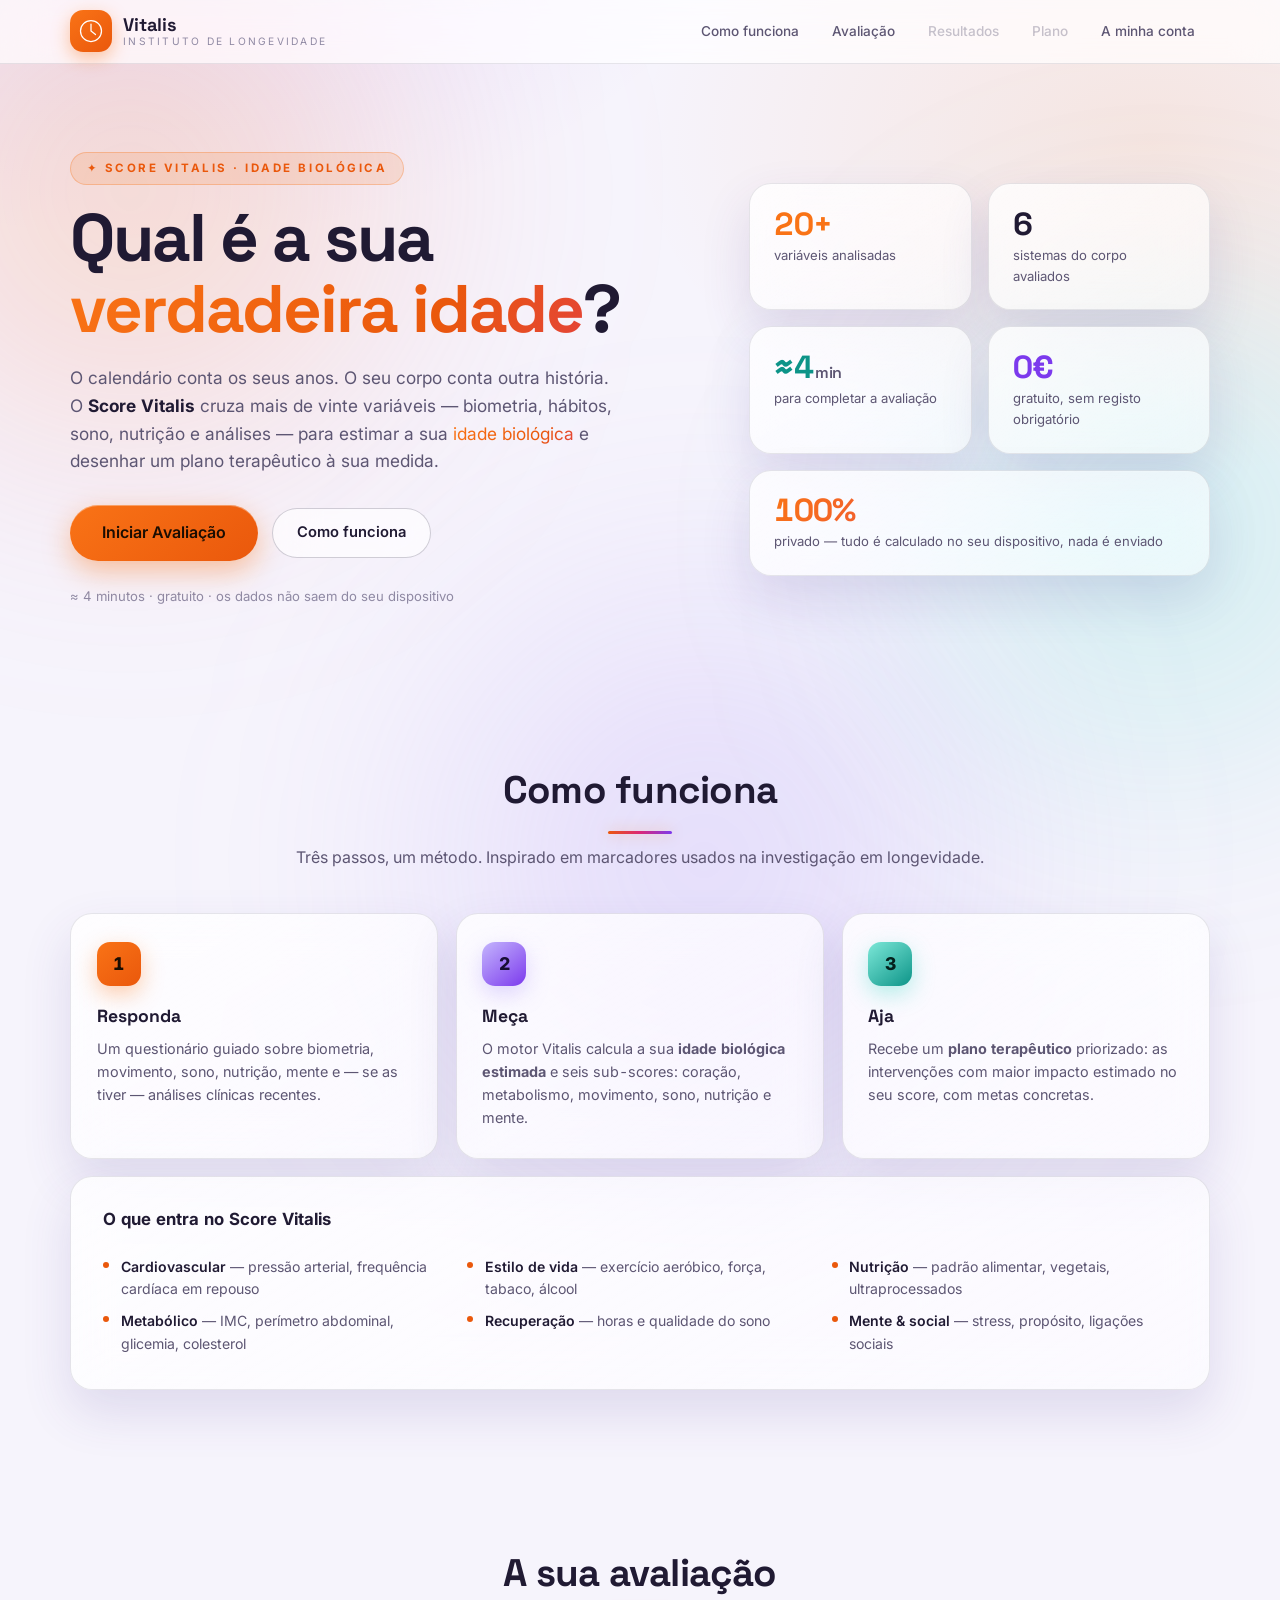
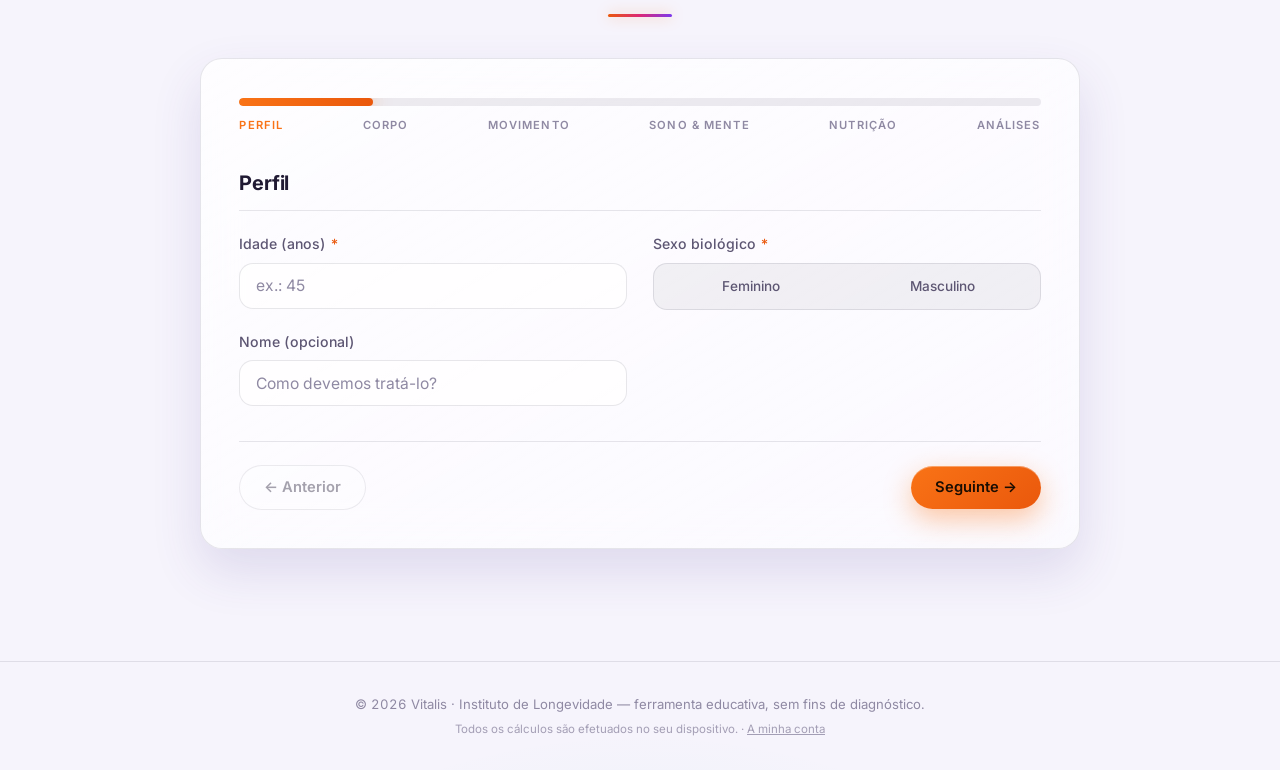
<file: index.html>
<!DOCTYPE html>
<html lang="pt">
<head>
  <meta charset="UTF-8">
  <meta name="viewport" content="width=device-width, initial-scale=1.0">
  <title>Vitalis — Score de Longevidade &amp; Idade Biológica</title>
  <meta name="description" content="Avalie a sua idade biológica através de um score multi-variável e receba um plano terapêutico personalizado para viver mais e melhor.">
  <meta name="theme-color" content="#f6f4fc">
  <link rel="preconnect" href="https://fonts.googleapis.com">
  <link rel="preconnect" href="https://fonts.gstatic.com" crossorigin>
  <link href="https://fonts.googleapis.com/css2?family=Inter:wght@400;500;600;700;800&family=Space+Grotesk:wght@500;600;700&display=swap" rel="stylesheet">
  <link rel="stylesheet" href="css/style.css">
</head>
<body>

  <!-- ============ TOPO / BARRA DE LATÃO ============ -->
  <header class="topbar">
    <div class="topbar-inner">
      <div class="brand">
        <div class="brand-emblem" aria-hidden="true">
          <svg viewBox="0 0 48 48" width="34" height="34">
            <circle cx="24" cy="24" r="21" fill="none" stroke="currentColor" stroke-width="2.5"/>
            <path d="M24 10 v14 l9 7" fill="none" stroke="currentColor" stroke-width="2.5" stroke-linecap="round"/>
          </svg>
        </div>
        <div class="brand-text">
          <span class="brand-name">Vitalis</span>
          <span class="brand-sub">Instituto de Longevidade</span>
        </div>
      </div>
      <nav class="topnav">
        <a href="#como-funciona">Como funciona</a>
        <a href="#avaliacao">Avaliação</a>
        <a href="#painel" id="nav-resultados" class="nav-disabled" data-panel="p-resultados">Resultados</a>
        <a href="#painel" id="nav-plano" class="nav-disabled" data-panel="p-plano">Plano</a>
        <a href="conta.html">A minha conta</a>
      </nav>
    </div>
  </header>

  <!-- ============ HERO ============ -->
  <section class="hero" id="inicio">
    <div class="hero-inner">
      <div class="hero-copy reveal">
        <span class="hero-kicker">✦ Score Vitalis · Idade Biológica</span>
        <h1>Qual é a sua <span class="grad">verdadeira idade</span>?</h1>
        <p class="hero-lede">
          O calendário conta os seus anos. O seu corpo conta outra história.
          O <strong>Score Vitalis</strong> cruza mais de vinte variáveis — biometria,
          hábitos, sono, nutrição e análises — para estimar a sua
          <em>idade biológica</em> e desenhar um plano terapêutico à sua medida.
        </p>
        <div class="hero-actions">
          <a href="#avaliacao" class="btn btn-brass btn-lg">
            <span class="btn-face">Iniciar Avaliação</span>
          </a>
          <a href="#como-funciona" class="btn btn-ivory">
            <span class="btn-face">Como funciona</span>
          </a>
        </div>
        <p class="hero-note">≈ 4 minutos · gratuito · os dados não saem do seu dispositivo</p>
      </div>

      <div class="hero-gauge reveal delay-1">
        <div class="hero-bento">
          <div class="hero-tile accent">
            <span class="tile-num">20+</span>
            <span class="tile-label">variáveis analisadas</span>
          </div>
          <div class="hero-tile">
            <span class="tile-num">6</span>
            <span class="tile-label">sistemas do corpo avaliados</span>
          </div>
          <div class="hero-tile teal">
            <span class="tile-num">≈4<small>min</small></span>
            <span class="tile-label">para completar a avaliação</span>
          </div>
          <div class="hero-tile">
            <span class="tile-num">0€</span>
            <span class="tile-label">gratuito, sem registo obrigatório</span>
          </div>
          <div class="hero-tile wide">
            <span class="tile-num">100%</span>
            <span class="tile-label">privado — tudo é calculado no seu dispositivo, nada é enviado</span>
          </div>
        </div>
      </div>
    </div>
  </section>

  <!-- ============ COMO FUNCIONA ============ -->
  <section class="section section-paper" id="como-funciona">
    <div class="container">
      <h2 class="section-title reveal"><span>Como funciona</span></h2>
      <p class="section-lede reveal">Três passos, um método. Inspirado em marcadores usados na investigação em longevidade.</p>
      <div class="steps">
        <article class="step-card reveal">
          <div class="step-medal">1</div>
          <h3>Responda</h3>
          <p>Um questionário guiado sobre biometria, movimento, sono, nutrição, mente e — se as tiver — análises clínicas recentes.</p>
        </article>
        <article class="step-card reveal delay-1">
          <div class="step-medal">2</div>
          <h3>Meça</h3>
          <p>O motor Vitalis calcula a sua <strong>idade biológica estimada</strong> e seis sub-scores: coração, metabolismo, movimento, sono, nutrição e mente.</p>
        </article>
        <article class="step-card reveal delay-2">
          <div class="step-medal">3</div>
          <h3>Aja</h3>
          <p>Recebe um <strong>plano terapêutico</strong> priorizado: as intervenções com maior impacto estimado no seu score, com metas concretas.</p>
        </article>
      </div>

      <div class="ledger reveal">
        <div class="ledger-ring" aria-hidden="true"></div>
        <div class="ledger-ring r2" aria-hidden="true"></div>
        <h3 class="ledger-title">O que entra no Score Vitalis</h3>
        <div class="ledger-cols">
          <ul>
            <li><b>Cardiovascular</b> — pressão arterial, frequência cardíaca em repouso</li>
            <li><b>Metabólico</b> — IMC, perímetro abdominal, glicemia, colesterol</li>
          </ul>
          <ul>
            <li><b>Estilo de vida</b> — exercício aeróbico, força, tabaco, álcool</li>
            <li><b>Recuperação</b> — horas e qualidade do sono</li>
          </ul>
          <ul>
            <li><b>Nutrição</b> — padrão alimentar, vegetais, ultraprocessados</li>
            <li><b>Mente &amp; social</b> — stress, propósito, ligações sociais</li>
          </ul>
        </div>
      </div>
    </div>
  </section>

  <!-- ============ AVALIAÇÃO ============ -->
  <section class="section section-desk" id="avaliacao">
    <div class="container">
      <h2 class="section-title light reveal"><span>A sua avaliação</span></h2>

      <div class="clipboard reveal">
        <div class="clipboard-clip" aria-hidden="true"></div>
        <div class="clipboard-paper">

          <!-- Progresso -->
          <div class="form-progress">
            <div class="progress-track"><div class="progress-fill" id="progress-fill"></div></div>
            <ol class="progress-steps" id="progress-steps">
              <li class="active" data-step="0">Perfil</li>
              <li data-step="1">Corpo</li>
              <li data-step="2">Movimento</li>
              <li data-step="3">Sono &amp; Mente</li>
              <li data-step="4">Nutrição</li>
              <li data-step="5">Análises</li>
            </ol>
          </div>

          <form id="assessment-form" autocomplete="off" novalidate>

            <!-- PASSO 0 · PERFIL -->
            <fieldset class="form-step active" data-step="0">
              <legend>Perfil</legend>
              <div class="field-grid">
                <div class="field">
                  <label for="f-idade">Idade (anos) <span class="req">*</span></label>
                  <div class="input-well">
                    <input type="number" id="f-idade" min="18" max="100" placeholder="ex.: 45" required>
                  </div>
                </div>
                <div class="field">
                  <label>Sexo biológico <span class="req">*</span></label>
                  <div class="seg-control" role="radiogroup" data-name="sexo">
                    <button type="button" class="seg-btn" data-value="f">Feminino</button>
                    <button type="button" class="seg-btn" data-value="m">Masculino</button>
                  </div>
                </div>
                <div class="field">
                  <label for="f-nome">Nome (opcional)</label>
                  <div class="input-well">
                    <input type="text" id="f-nome" maxlength="40" placeholder="Como devemos tratá-lo?">
                  </div>
                </div>
              </div>
            </fieldset>

            <!-- PASSO 1 · CORPO -->
            <fieldset class="form-step" data-step="1">
              <legend>Corpo</legend>
              <div class="field-grid">
                <div class="field">
                  <label for="f-altura">Altura (cm) <span class="req">*</span></label>
                  <div class="input-well"><input type="number" id="f-altura" min="120" max="230" placeholder="ex.: 172" required></div>
                </div>
                <div class="field">
                  <label for="f-peso">Peso (kg) <span class="req">*</span></label>
                  <div class="input-well"><input type="number" id="f-peso" min="35" max="250" step="0.1" placeholder="ex.: 74" required></div>
                </div>
                <div class="field">
                  <label for="f-cintura">Perímetro abdominal (cm)</label>
                  <div class="input-well"><input type="number" id="f-cintura" min="50" max="200" placeholder="opcional"></div>
                </div>
                <div class="field">
                  <label>Pressão arterial habitual</label>
                  <div class="dial-select" data-name="pa">
                    <button type="button" class="dial-opt" data-value="otima">Ótima<small>&lt;120/80</small></button>
                    <button type="button" class="dial-opt" data-value="normal">Normal<small>120–129</small></button>
                    <button type="button" class="dial-opt" data-value="elevada">Elevada<small>130–139</small></button>
                    <button type="button" class="dial-opt" data-value="alta">Alta<small>≥140/90</small></button>
                    <button type="button" class="dial-opt" data-value="ns">Não sei</button>
                  </div>
                </div>
                <div class="field field-wide">
                  <label for="f-fc">Frequência cardíaca em repouso: <output id="out-fc" class="out-brass">65</output> bpm</label>
                  <div class="slider-rail">
                    <input type="range" id="f-fc" min="40" max="110" value="65" step="1">
                  </div>
                  <div class="slider-scale"><span>40</span><span>75</span><span>110</span></div>
                </div>
              </div>
            </fieldset>

            <!-- PASSO 2 · MOVIMENTO -->
            <fieldset class="form-step" data-step="2">
              <legend>Movimento &amp; hábitos</legend>
              <div class="field-grid">
                <div class="field field-wide">
                  <label for="f-cardio">Exercício aeróbico moderado/intenso: <output id="out-cardio" class="out-brass">120</output> min/semana</label>
                  <div class="slider-rail">
                    <input type="range" id="f-cardio" min="0" max="600" value="120" step="15">
                  </div>
                  <div class="slider-scale"><span>0</span><span>300</span><span>600</span></div>
                </div>
                <div class="field field-wide">
                  <label for="f-forca">Treino de força: <output id="out-forca" class="out-brass">1</output> sessões/semana</label>
                  <div class="slider-rail">
                    <input type="range" id="f-forca" min="0" max="7" value="1" step="1">
                  </div>
                  <div class="slider-scale"><span>0</span><span>3–4</span><span>7</span></div>
                </div>
                <div class="field">
                  <label>Tabaco</label>
                  <div class="dial-select" data-name="tabaco">
                    <button type="button" class="dial-opt" data-value="nunca">Nunca fumei</button>
                    <button type="button" class="dial-opt" data-value="ex">Ex-fumador</button>
                    <button type="button" class="dial-opt" data-value="atual">Fumo atualmente</button>
                  </div>
                </div>
                <div class="field">
                  <label>Álcool</label>
                  <div class="dial-select" data-name="alcool">
                    <button type="button" class="dial-opt" data-value="zero">Não bebo</button>
                    <button type="button" class="dial-opt" data-value="leve">≤ 3 bebidas/sem.</button>
                    <button type="button" class="dial-opt" data-value="moderado">4–10 bebidas/sem.</button>
                    <button type="button" class="dial-opt" data-value="alto">&gt; 10 bebidas/sem.</button>
                  </div>
                </div>
                <div class="field field-wide">
                  <label class="toggle-row">
                    <span>Passa a maior parte do dia sentado(a)?</span>
                    <span class="toggle" data-name="sedentario">
                      <span class="toggle-knob"></span>
                      <span class="toggle-txt-off">Não</span>
                      <span class="toggle-txt-on">Sim</span>
                    </span>
                  </label>
                </div>
              </div>
            </fieldset>

            <!-- PASSO 3 · SONO & MENTE -->
            <fieldset class="form-step" data-step="3">
              <legend>Sono &amp; mente</legend>
              <div class="field-grid">
                <div class="field field-wide">
                  <label for="f-sono">Horas de sono por noite: <output id="out-sono" class="out-brass">7</output> h</label>
                  <div class="slider-rail">
                    <input type="range" id="f-sono" min="3" max="12" value="7" step="0.5">
                  </div>
                  <div class="slider-scale"><span>3h</span><span>7–8h</span><span>12h</span></div>
                </div>
                <div class="field">
                  <label>Qualidade do sono</label>
                  <div class="dial-select" data-name="qsono">
                    <button type="button" class="dial-opt" data-value="boa">Acordo renovado</button>
                    <button type="button" class="dial-opt" data-value="media">Razoável</button>
                    <button type="button" class="dial-opt" data-value="ma">Acordo cansado</button>
                  </div>
                </div>
                <div class="field">
                  <label>Nível de stress habitual</label>
                  <div class="dial-select" data-name="stress">
                    <button type="button" class="dial-opt" data-value="baixo">Baixo</button>
                    <button type="button" class="dial-opt" data-value="medio">Moderado</button>
                    <button type="button" class="dial-opt" data-value="alto">Elevado / crónico</button>
                  </div>
                </div>
                <div class="field">
                  <label>Ligações sociais</label>
                  <div class="dial-select" data-name="social">
                    <button type="button" class="dial-opt" data-value="fortes">Convívio frequente</button>
                    <button type="button" class="dial-opt" data-value="medias">De vez em quando</button>
                    <button type="button" class="dial-opt" data-value="fracas">Sinto-me isolado(a)</button>
                  </div>
                </div>
                <div class="field field-wide">
                  <label class="toggle-row">
                    <span>Tem um propósito / projetos que o entusiasmam?</span>
                    <span class="toggle" data-name="proposito">
                      <span class="toggle-knob"></span>
                      <span class="toggle-txt-off">Não</span>
                      <span class="toggle-txt-on">Sim</span>
                    </span>
                  </label>
                </div>
              </div>
            </fieldset>

            <!-- PASSO 4 · NUTRIÇÃO -->
            <fieldset class="form-step" data-step="4">
              <legend>Nutrição</legend>
              <div class="field-grid">
                <div class="field field-wide">
                  <label for="f-veg">Porções de vegetais + fruta por dia: <output id="out-veg" class="out-brass">3</output></label>
                  <div class="slider-rail">
                    <input type="range" id="f-veg" min="0" max="10" value="3" step="1">
                  </div>
                  <div class="slider-scale"><span>0</span><span>5</span><span>10</span></div>
                </div>
                <div class="field">
                  <label>Ultraprocessados (refrigerantes, snacks, fast-food)</label>
                  <div class="dial-select" data-name="upf">
                    <button type="button" class="dial-opt" data-value="raro">Raramente</button>
                    <button type="button" class="dial-opt" data-value="semanal">Algumas vezes/semana</button>
                    <button type="button" class="dial-opt" data-value="diario">Todos os dias</button>
                  </div>
                </div>
                <div class="field">
                  <label>Padrão alimentar dominante</label>
                  <div class="dial-select" data-name="padrao">
                    <button type="button" class="dial-opt" data-value="mediterranico">Mediterrânico<small>azeite, peixe, leguminosas</small></button>
                    <button type="button" class="dial-opt" data-value="misto">Misto / variado</button>
                    <button type="button" class="dial-opt" data-value="ocidental">Ocidental<small>carne processada, fritos</small></button>
                  </div>
                </div>
                <div class="field field-wide">
                  <label class="toggle-row">
                    <span>Bebe água suficiente (≈ 1,5–2 L/dia)?</span>
                    <span class="toggle" data-name="agua">
                      <span class="toggle-knob"></span>
                      <span class="toggle-txt-off">Não</span>
                      <span class="toggle-txt-on">Sim</span>
                    </span>
                  </label>
                </div>
              </div>
            </fieldset>

            <!-- PASSO 5 · ANÁLISES -->
            <fieldset class="form-step" data-step="5">
              <legend>Análises clínicas <small class="legend-note">(opcional — melhora a precisão)</small></legend>
              <div class="field-grid">
                <div class="field">
                  <label for="f-glicemia">Glicemia em jejum (mg/dL)</label>
                  <div class="input-well"><input type="number" id="f-glicemia" min="50" max="400" placeholder="ex.: 92"></div>
                </div>
                <div class="field">
                  <label for="f-hdl">Colesterol HDL (mg/dL)</label>
                  <div class="input-well"><input type="number" id="f-hdl" min="10" max="150" placeholder="ex.: 55"></div>
                </div>
                <div class="field">
                  <label for="f-ldl">Colesterol LDL (mg/dL)</label>
                  <div class="input-well"><input type="number" id="f-ldl" min="30" max="400" placeholder="ex.: 110"></div>
                </div>
                <div class="field">
                  <label for="f-trig">Triglicéridos (mg/dL)</label>
                  <div class="input-well"><input type="number" id="f-trig" min="30" max="1000" placeholder="ex.: 120"></div>
                </div>
              </div>
              <p class="privacy-note">🔒 Tudo é calculado localmente no seu navegador. Nenhum dado é enviado ou guardado em servidores.</p>
            </fieldset>

            <!-- NAVEGAÇÃO -->
            <div class="form-nav">
              <button type="button" class="btn btn-ivory" id="btn-prev" disabled><span class="btn-face">← Anterior</span></button>
              <button type="button" class="btn btn-brass" id="btn-next"><span class="btn-face">Seguinte →</span></button>
              <button type="button" class="btn btn-emerald hidden" id="btn-calc"><span class="btn-face">⚗ Calcular Idade Biológica</span></button>
            </div>
            <p class="form-error hidden" id="form-error">Preencha os campos assinalados com * antes de continuar.</p>
          </form>
        </div>
      </div>
    </div>
  </section>

  <!-- ============ PAINEL DE RESULTADOS (separadores) ============ -->
  <section class="section hidden" id="painel">
    <div class="container">
      <h2 class="section-title reveal"><span>Os seus resultados</span></h2>

      <div class="panel-tabs" role="tablist" id="panel-tabs">
        <button type="button" class="panel-tab active" data-panel="p-resultados" role="tab">📊 Score</button>
        <button type="button" class="panel-tab" data-panel="p-plano" role="tab">📋 Plano</button>
        <button type="button" class="panel-tab" data-panel="p-oferta" role="tab">✦ Programas</button>
      </div>

      <div class="panel active" id="p-resultados">
      <div class="results-grid">
        <!-- Mostrador principal -->
        <div class="gauge-plate reveal">
          <div class="plate-screw ts-l" aria-hidden="true"></div>
          <div class="plate-screw ts-r" aria-hidden="true"></div>
          <div class="plate-screw bs-l" aria-hidden="true"></div>
          <div class="plate-screw bs-r" aria-hidden="true"></div>

          <h3 class="plate-title">Idade Biológica Estimada</h3>
          <div class="gauge-wrap">
            <svg id="bio-gauge" viewBox="0 0 400 400" role="img" aria-label="Mostrador de idade biológica">
              <!-- construído por JS -->
            </svg>
            <div class="gauge-readout">
              <span class="bio-number" id="bio-number">—</span>
              <span class="bio-unit">anos</span>
            </div>
          </div>
          <div class="gauge-compare">
            <div class="cmp-box">
              <span class="cmp-label">Idade cronológica</span>
              <span class="cmp-value" id="chrono-value">—</span>
            </div>
            <div class="cmp-box" id="delta-box">
              <span class="cmp-label">Diferença</span>
              <span class="cmp-value" id="delta-value">—</span>
            </div>
          </div>
          <p class="gauge-verdict" id="gauge-verdict"></p>
        </div>

        <!-- Sub-scores -->
        <div class="meters-cabinet reveal delay-1">
          <h3 class="cabinet-title">Painel de Sistemas</h3>
          <div class="meters" id="meters"><!-- construído por JS --></div>
          <div class="cabinet-legend">
            <span><i class="lg lg-bad"></i> Atenção</span>
            <span><i class="lg lg-mid"></i> A melhorar</span>
            <span><i class="lg lg-good"></i> Excelente</span>
          </div>
        </div>
      </div>

      <!-- métricas de projeção -->
      <div class="stats-bento reveal">
        <div class="hero-tile">
          <span class="tile-num" id="stat-global">—</span>
          <span class="tile-label">Score Vitalis global (0–100)</span>
        </div>
        <div class="hero-tile">
          <span class="tile-num" id="stat-ritmo">—</span>
          <span class="tile-label">ritmo de envelhecimento (1,00 = normal)</span>
        </div>
        <div class="hero-tile accent">
          <span class="tile-num" id="stat-recuperavel">—</span>
          <span class="tile-label">anos que pode recuperar com o plano certo</span>
        </div>
        <div class="hero-tile wide" id="stat-proj-tile">
          <span class="tile-num" id="stat-proj">—</span>
          <span class="tile-label" id="stat-proj-label">projeção da idade biológica daqui a 10 anos</span>
        </div>
      </div>

      <div class="results-actions reveal">
        <a href="conta.html" class="btn btn-ivory"><span class="btn-face">💾 Guardar na minha conta</span></a>
      </div>
      </div><!-- /p-resultados -->

      <!-- ============ PLANO TERAPÊUTICO ============ -->
      <div class="panel" id="p-plano">
      <p class="section-lede" id="plano-lede"></p>

      <div class="rx-pad reveal">
        <div class="rx-header">
          <div class="rx-logo">℞</div>
          <div>
            <div class="rx-clinic">Instituto Vitalis · Medicina do Estilo de Vida</div>
            <div class="rx-for" id="rx-for">Plano para: —</div>
          </div>
          <div class="rx-date" id="rx-date"></div>
        </div>
        <div class="rx-body" id="rx-body"><!-- construído por JS --></div>
        <div class="rx-footer">
          <div class="rx-signature">Vitalis<span>assinatura digital</span></div>
          <button type="button" class="btn btn-ivory btn-sm" id="btn-print"><span class="btn-face">🖨 Imprimir plano</span></button>
          <button type="button" class="btn btn-brass btn-sm" id="btn-restart"><span class="btn-face">↺ Repetir avaliação</span></button>
        </div>
      </div>

      </div><!-- /p-plano -->

      <!-- OFERTA RECOMENDADA (funil) -->
      <div class="panel" id="p-oferta">
      <div class="offer-card" id="oferta">
        <div class="offer-head">
          <span class="offer-kicker">✦ Recomendado para o seu perfil</span>
          <h3 id="oferta-titulo">O seu programa personalizado</h3>
          <p id="oferta-sub">Com base nos seus pontos fracos, estes são os programas com maior impacto estimado no seu score.</p>
        </div>
        <div class="offer-plans" id="oferta-planos"><!-- construído por JS --></div>
        <div class="offer-bundle" id="oferta-bundle">
          <div class="bundle-info">
            <span class="bundle-badge">Melhor valor</span>
            <strong>Pacote Vitalis Completo</strong>
            <span class="bundle-desc">Os 4 programas + reavaliações ilimitadas</span>
          </div>
          <div class="bundle-price">
            <s>96 €</s><b>49 €</b>
          </div>
        </div>
        <div class="offer-cta">
          <a href="conta.html#loja" class="btn btn-brass btn-lg"><span class="btn-face">Desbloquear o meu programa →</span></a>
          <span class="offer-note">Cupão de lançamento <code>VITALIS100</code> disponível por tempo limitado</span>
        </div>
      </div>
      </div><!-- /p-oferta -->

      <div class="disclaimer reveal">
        <p><strong>Aviso importante:</strong> o Score Vitalis é uma ferramenta educativa de auto-conhecimento, inspirada em fatores de risco descritos na literatura científica. <u>Não é um dispositivo médico, não faz diagnósticos e não substitui a avaliação de um profissional de saúde.</u> Consulte o seu médico antes de alterar medicação, dieta ou exercício, sobretudo se tiver doenças crónicas.</p>
      </div>
    </div>
  </section>

  <!-- ============ RODAPÉ ============ -->
  <footer class="footer">
    <div class="container footer-inner">
      <p>© 2026 Vitalis · Instituto de Longevidade — ferramenta educativa, sem fins de diagnóstico.</p>
      <p class="footer-fineprint">Todos os cálculos são efetuados no seu dispositivo. · <a href="conta.html" style="color:inherit">A minha conta</a></p>
    </div>
  </footer>

  <script src="js/score.js"></script>
  <script src="js/plan.js"></script>
  <script src="js/app.js"></script>
</body>
</html>
</file>
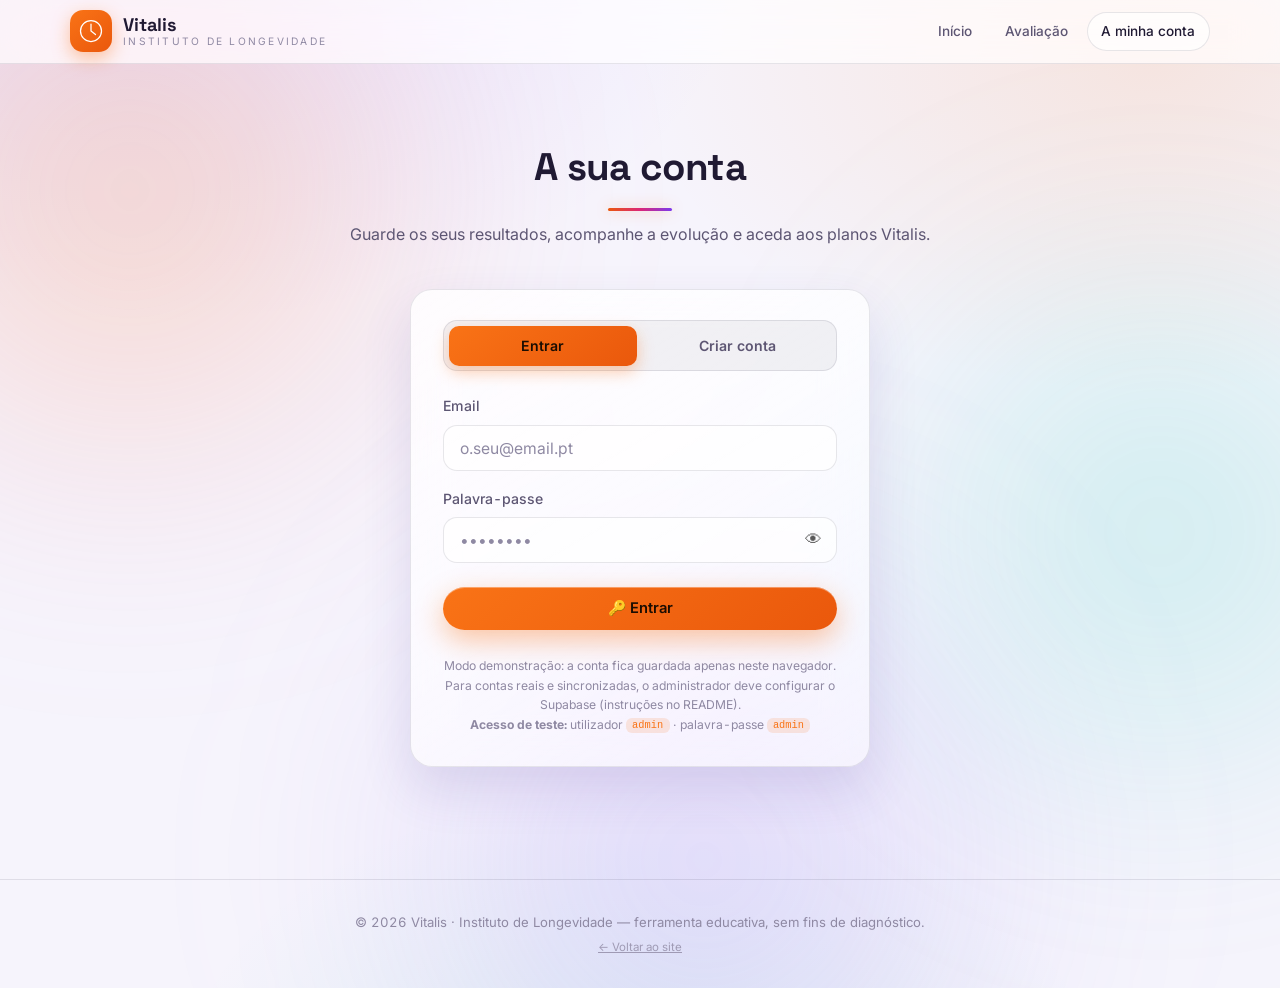
<file: conta.html>
<!DOCTYPE html>
<html lang="pt">
<head>
  <meta charset="UTF-8">
  <meta name="viewport" content="width=device-width, initial-scale=1.0">
  <title>A Minha Conta — Vitalis</title>
  <meta name="description" content="Área privada Vitalis: os seus resultados, planos de dietas e acompanhamento profissional.">
  <meta name="theme-color" content="#f6f4fc">
  <link rel="preconnect" href="https://fonts.googleapis.com">
  <link rel="preconnect" href="https://fonts.gstatic.com" crossorigin>
  <link href="https://fonts.googleapis.com/css2?family=Inter:wght@400;500;600;700;800&family=Space+Grotesk:wght@500;600;700&family=Caveat:wght@500;600;700&display=swap" rel="stylesheet">
  <link rel="stylesheet" href="css/style.css">
</head>
<body>

  <header class="topbar">
    <div class="topbar-inner">
      <a class="brand" href="index.html" style="text-decoration:none">
        <div class="brand-emblem" aria-hidden="true">
          <svg viewBox="0 0 48 48" width="34" height="34">
            <circle cx="24" cy="24" r="21" fill="none" stroke="currentColor" stroke-width="2.5"/>
            <path d="M24 10 v14 l9 7" fill="none" stroke="currentColor" stroke-width="2.5" stroke-linecap="round"/>
          </svg>
        </div>
        <div class="brand-text">
          <span class="brand-name">Vitalis</span>
          <span class="brand-sub">Instituto de Longevidade</span>
        </div>
      </a>
      <nav class="topnav">
        <a href="index.html">Início</a>
        <a href="index.html#avaliacao">Avaliação</a>
        <a href="conta.html" aria-current="page">A minha conta</a>
      </nav>
    </div>
  </header>

  <!-- ============ AUTENTICAÇÃO ============ -->
  <section class="section section-desk" id="auth-block">
    <div class="container">
      <h2 class="section-title light"><span>A sua conta</span></h2>
      <p class="section-lede">Guarde os seus resultados, acompanhe a evolução e aceda aos planos Vitalis.</p>

      <div class="auth-card">
        <div class="auth-tabs" role="tablist">
          <button type="button" class="auth-tab selected" id="tab-entrar" role="tab">Entrar</button>
          <button type="button" class="auth-tab" id="tab-registar" role="tab">Criar conta</button>
        </div>

        <form id="form-entrar" autocomplete="on">
          <div class="field">
            <label for="login-email">Email</label>
            <div class="input-well"><input type="text" id="login-email" autocomplete="username" placeholder="o.seu@email.pt" required></div>
          </div>
          <div class="field">
            <label for="login-pass">Palavra-passe</label>
            <div class="input-well pass-well">
              <input type="password" id="login-pass" autocomplete="current-password" placeholder="••••••••" required>
              <button type="button" class="pass-eye" data-target="login-pass" aria-label="Mostrar palavra-passe">👁</button>
            </div>
          </div>
          <button type="submit" class="btn btn-brass auth-submit"><span class="btn-face">🔑 Entrar</span></button>
        </form>

        <form id="form-registar" class="hidden" autocomplete="on">
          <div class="field">
            <label for="reg-nome">Nome</label>
            <div class="input-well"><input type="text" id="reg-nome" autocomplete="name" maxlength="60" placeholder="O seu nome" required></div>
          </div>
          <div class="field">
            <label for="reg-email">Email</label>
            <div class="input-well"><input type="email" id="reg-email" autocomplete="email" placeholder="o.seu@email.pt" required></div>
          </div>
          <div class="field">
            <label for="reg-pass">Palavra-passe <small>(mín. 8 caracteres)</small></label>
            <div class="input-well pass-well">
              <input type="password" id="reg-pass" autocomplete="new-password" minlength="8" placeholder="••••••••" required>
              <button type="button" class="pass-eye" data-target="reg-pass" aria-label="Mostrar palavra-passe">👁</button>
            </div>
          </div>
          <button type="submit" class="btn btn-emerald auth-submit"><span class="btn-face">✒ Criar a minha conta</span></button>
        </form>

        <p class="form-error hidden" id="auth-error"></p>
        <p class="auth-mode-note" id="auth-mode-note"></p>
      </div>
    </div>
  </section>

  <!-- ============ ÁREA PRIVADA ============ -->
  <div id="area-privada" class="hidden">

    <section class="section section-velvet">
      <div class="container">
        <div class="account-head">
          <h2 class="section-title light" style="margin-bottom:.2rem"><span id="saudacao">Bem-vindo</span></h2>
          <button type="button" class="btn btn-ivory btn-sm" id="btn-sair"><span class="btn-face">Sair ⎋</span></button>
        </div>
        <p class="section-lede">A sua secção privada: resultados guardados, planos e acompanhamento.</p>

        <div class="private-grid">
          <div class="gauge-plate">
            <div class="plate-screw ts-l" aria-hidden="true"></div>
            <div class="plate-screw ts-r" aria-hidden="true"></div>
            <div class="plate-screw bs-l" aria-hidden="true"></div>
            <div class="plate-screw bs-r" aria-hidden="true"></div>
            <h3 class="plate-title">O meu último resultado</h3>
            <div id="ultimo-resultado" class="last-result">
              <p class="empty-note">Ainda não guardou nenhum resultado. <a href="index.html#avaliacao">Faça a avaliação →</a></p>
            </div>
          </div>
          <div class="meters-cabinet">
            <h3 class="cabinet-title">Histórico de avaliações</h3>
            <ul class="history-list" id="historico">
              <li class="empty-note">Sem avaliações guardadas.</li>
            </ul>
          </div>
        </div>
      </div>
    </section>

    <!-- LOJA DE PLANOS -->
    <section class="section section-paper" id="loja-sec">
      <div class="container" id="loja-anchor">
        <h2 class="section-title"><span>Planos Vitalis</span></h2>
        <p class="section-lede">Programas desenhados para atacar os pontos fracos do seu score — os recomendados para si aparecem primeiro.</p>

        <!-- urgência -->
        <div class="promo-banner" id="promo-banner">
          <span class="promo-flame">⚡</span>
          <span>Oferta de lançamento: cupão <code>VITALIS100</code> dá <b>100% de desconto</b> em todos os programas</span>
          <span class="promo-count" id="promo-count">—:—:—</span>
        </div>

        <!-- prova social (substituir por testemunhos reais quando existirem) -->
        <div class="proof-strip">
          <div class="proof-rating"><b>4,9★</b><span>satisfação média dos membros</span></div>
          <div class="proof-quote">“Recuperei 3 anos no score em 4 meses.”<span>— Carla, 51</span></div>
          <div class="proof-quote">“O protocolo de sono mudou-me os dias.”<span>— Miguel, 44</span></div>
          <div class="proof-quote">“Finalmente um plano que consigo seguir.”<span>— Rui, 58</span></div>
        </div>

        <div class="coupon-bar">
          <div class="input-well coupon-well">
            <input type="text" id="cupao-input" placeholder="Cupão · VITALIS100" autocomplete="off">
          </div>
          <button type="button" class="btn btn-brass btn-sm" id="btn-cupao"><span class="btn-face">✂ Aplicar cupão</span></button>
          <span class="coupon-state" id="cupao-estado"></span>
        </div>

        <div class="shop-grid" id="loja"><!-- construído por JS --></div>

        <!-- OS MEUS PLANOS -->
        <div class="owned-block">
          <h3 class="owned-title">🗂 Os meus planos</h3>
          <div id="minhas-compras">
            <p class="empty-note">Ainda não tem planos. Escolha um acima — com o cupão certo pode ser gratuito.</p>
          </div>
        </div>

        <!-- TERAPIAS EMERGENTES & SUPLEMENTAÇÃO -->
        <div class="bio-block">
          <h3 class="owned-title">🧬 Terapias emergentes &amp; suplementação</h3>
          <p class="bio-lede">O que a ciência já suporta — e o que ainda exige acompanhamento médico rigoroso.</p>

          <div class="bio-grid">
            <div class="bio-card">
              <span class="bio-icon">💪</span>
              <strong>Creatina monohidratada</strong>
              <p>Dos suplementos mais estudados do mundo: força, massa muscular e possivelmente cognição. 3–5 g/dia, uso contínuo.</p>
              <span class="bio-tag ok">Evidência forte · venda livre</span>
            </div>
            <div class="bio-card">
              <span class="bio-icon">🐟</span>
              <strong>Ómega-3 (EPA/DHA)</strong>
              <p>Suporte cardiovascular e anti-inflamatório, sobretudo em quem come pouco peixe gordo. Prefira fórmulas testadas por terceiros.</p>
              <span class="bio-tag ok">Evidência boa · venda livre</span>
            </div>
            <div class="bio-card">
              <span class="bio-icon">☀️</span>
              <strong>Vitamina D3</strong>
              <p>Défice é muito comum em Portugal. Vale a pena medir nas análises e corrigir com orientação do seu médico ou farmacêutico.</p>
              <span class="bio-tag ok">Medir antes de suplementar</span>
            </div>
            <div class="bio-card bio-card-rx">
              <span class="bio-icon">⚗️</span>
              <strong>Peptídeos &amp; fármacos emergentes</strong>
              <p>Compostos como <em>BPC-157</em> ou <em>retatrutide</em> circulam muito nas redes — mas <strong>não são aprovados para uso humano</strong> (o retatrutide ainda está em ensaios clínicos). Comprá-los online é ilegal e arriscado: sem controlo de pureza, dose ou esterilidade. Se este tema lhe interessa, o caminho seguro é falar com a nossa equipa médica, que pode avaliar o seu caso e encaminhar para opções legais e supervisionadas (ex.: GLP-1 aprovados, com prescrição).</p>
              <span class="bio-tag warn">Só com prescrição e supervisão médica</span>
              <button type="button" class="btn btn-brass btn-sm" id="btn-consulta-bio"><span class="btn-face">👩‍⚕️ Falar com a equipa médica</span></button>
            </div>
          </div>
        </div>

        <div class="disclaimer">
          <p><strong>Nota:</strong> os planos Vitalis são conteúdos educativos de estilo de vida. O <em>acompanhamento profissional</em> é um serviço pago à parte, com nutricionistas e fisiologistas do exercício, e será sempre confirmado por email antes de qualquer cobrança. Nada nesta área substitui o seu médico — em particular, não prescrevemos nem fornecemos substâncias não aprovadas.</p>
        </div>
      </div>
    </section>
  </div>

  <!-- MODAL -->
  <div class="modal-overlay hidden" id="modal">
    <div class="modal-card" role="dialog" aria-modal="true">
      <button type="button" class="modal-close" id="modal-close" aria-label="Fechar">✕</button>
      <div id="modal-body"></div>
    </div>
  </div>

  <div class="toast hidden" id="toast"></div>

  <footer class="footer">
    <div class="container footer-inner">
      <p>© 2026 Vitalis · Instituto de Longevidade — ferramenta educativa, sem fins de diagnóstico.</p>
      <p class="footer-fineprint"><a href="index.html">← Voltar ao site</a></p>
    </div>
  </footer>

  <script src="js/config.js"></script>
  <script src="js/db.js"></script>
  <script src="js/conta.js"></script>
</body>
</html>
</file>
<file: css/style.css>
/* ============================================================
   VITALIS — Score de Longevidade
   Design: glassmorphism escuro · minimalismo · bento grids
   ============================================================ */

:root {
  --bg: #f6f4fc;
  --violet: #7c3aed;
  --violet-soft: rgba(124,58,237,.12);
  --pink: #db2777;
  --panel: linear-gradient(150deg, rgba(255,255,255,.82), rgba(255,255,255,.55));
  --panel-flat: rgba(255,255,255,.65);
  --panel-deep: rgba(255,255,255,.85);
  --stroke: rgba(28,22,52,.10);
  --stroke-hi: rgba(28,22,52,.20);
  --txt: #201a33;
  --muted: #5d5673;
  --faint: #8f89a3;

  --accent: #ea580c;
  --accent-hi: #f97316;
  --accent-soft: rgba(249,115,22,.14);
  --good: #0d9488;
  --good-soft: rgba(13,148,136,.12);
  --warn: #d97706;
  --bad: #dc2626;
  --bad-soft: rgba(220,38,38,.10);

  --radius: 22px;
  --radius-sm: 14px;
  --blur: blur(22px) saturate(1.6);
  --shadow: 0 22px 50px rgba(76,54,150,.14);
  --font: "Inter", system-ui, -apple-system, "Segoe UI", sans-serif;
  --font-display: "Space Grotesk", "Inter", system-ui, sans-serif;
}

* { box-sizing: border-box; margin: 0; padding: 0; }
html { scroll-behavior: smooth; }

body {
  font-family: var(--font);
  color: var(--txt);
  background:
    radial-gradient(1000px 640px at 12% -6%, rgba(139,92,246,.14), transparent 60%),
    radial-gradient(860px 560px at 90% 6%, rgba(249,115,22,.12), transparent 60%),
    radial-gradient(760px 520px at 50% 112%, rgba(20,184,166,.10), transparent 62%),
    var(--bg);
  line-height: 1.6;
  overflow-x: hidden;
  font-feature-settings: "tnum";
}

/* ---------- Fundo ambiente: blobs líquidos desfocados ---------- */
body::before, body::after, html::before {
  content: "";
  position: fixed;
  z-index: -1;
  border-radius: 50%;
  filter: blur(120px);
  pointer-events: none;
}
body::before {
  width: 620px; height: 620px;
  left: -180px; top: -120px;
  background: radial-gradient(circle, rgba(251,146,60,.30), rgba(244,114,182,.10) 70%);
  animation: blob-a 24s ease-in-out infinite alternate;
}
body::after {
  width: 560px; height: 560px;
  right: -160px; top: 28%;
  background: radial-gradient(circle, rgba(45,212,191,.26), rgba(45,212,191,.05) 70%);
  animation: blob-b 30s ease-in-out infinite alternate;
}
html::before {
  width: 640px; height: 640px;
  left: 30%; bottom: -280px;
  background: radial-gradient(circle, rgba(167,139,250,.30), rgba(167,139,250,.06) 70%);
  animation: blob-c 36s ease-in-out infinite alternate;
}
@keyframes blob-a {
  from { transform: translate(0,0) scale(1); }
  to   { transform: translate(150px, 190px) scale(1.18); }
}
@keyframes blob-b {
  from { transform: translate(0,0) scale(1.1); }
  to   { transform: translate(-170px, -130px) scale(.9); }
}
@keyframes blob-c {
  from { transform: translate(0,0) scale(.95); }
  to   { transform: translate(-120px, -160px) scale(1.15); }
}

/* barra de progresso de leitura */
.scroll-progress {
  position: fixed;
  top: 0; left: 0;
  height: 3px;
  width: 0%;
  z-index: 60;
  background: linear-gradient(90deg, var(--accent), var(--pink), var(--violet));
  box-shadow: 0 0 12px rgba(249,115,22,.6);
  transition: width .15s ease-out;
}

img, svg { display: block; max-width: 100%; }
.container { width: min(1140px, 92%); margin-inline: auto; }
.hidden { display: none !important; }

/* ============================================================
   PAINEL DE VIDRO (base)
   ============================================================ */
.step-card, .ledger, .clipboard-paper, .gauge-plate, .meters-cabinet,
.rx-pad, .disclaimer, .auth-card, .shop-card, .owned-block,
.modal-card, .hero-tile, .cmp-box, .history-item {
  background: var(--panel);
  border: 1px solid var(--stroke);
  border-radius: var(--radius);
  backdrop-filter: var(--blur);
  -webkit-backdrop-filter: var(--blur);
  box-shadow: var(--shadow), inset 0 1px 0 rgba(255,255,255,.10);
}

/* decorações da versão anterior — neutralizadas */
.plate-screw, .clipboard-clip, .ledger-ring, .hero-shelf, .wax-seal { display: none !important; }

/* ============================================================
   TOPBAR — barra de vidro
   ============================================================ */
.topbar {
  position: sticky;
  top: 0;
  z-index: 50;
  background: rgba(255,255,255,.7);
  backdrop-filter: var(--blur);
  -webkit-backdrop-filter: var(--blur);
  border-bottom: 1px solid var(--stroke);
}
.topbar-inner {
  width: min(1140px, 94%);
  margin-inline: auto;
  display: flex;
  align-items: center;
  justify-content: space-between;
  padding: .65rem 0;
}
.brand { display: flex; align-items: center; gap: .7rem; color: var(--txt); }
.brand-emblem {
  width: 42px; height: 42px;
  display: grid; place-items: center;
  color: #fff;
  border-radius: 13px;
  background: linear-gradient(140deg, var(--accent-hi), var(--accent));
  box-shadow: 0 6px 18px rgba(249,115,22,.4);
}
.brand-emblem svg { width: 24px; height: 24px; }
.brand-text { display: flex; flex-direction: column; line-height: 1.15; }
.brand-name { font-family: var(--font-display); font-weight: 700; font-size: 1.14rem; letter-spacing: -.01em; }
.brand-sub { font-size: .64rem; text-transform: uppercase; letter-spacing: .22em; color: var(--faint); }
.topnav { display: flex; gap: .25rem; }
.topnav a {
  font-size: .85rem;
  font-weight: 500;
  color: var(--muted);
  text-decoration: none;
  padding: .5rem .85rem;
  border-radius: 999px;
  border: 1px solid transparent;
  transition: all .25s ease;
}
.topnav a:hover, .topnav a[aria-current="page"] {
  color: var(--txt);
  background: var(--panel-flat);
  border-color: var(--stroke);
}
.topnav a.nav-disabled { opacity: .35; pointer-events: none; }
@media (max-width: 720px) {
  .topnav a { padding: .45rem .6rem; font-size: .78rem; }
  .brand-sub { display: none; }
}

/* ============================================================
   BOTÕES
   ============================================================ */
.btn {
  display: inline-block;
  border: none;
  cursor: pointer;
  border-radius: 999px;
  padding: 0;
  background: transparent;
  text-decoration: none;
  font-family: var(--font);
  font-weight: 600;
  transition: transform .15s ease, filter .2s ease;
}
.btn .btn-face {
  display: inline-block;
  position: relative;
  overflow: hidden;
  padding: .78rem 1.5rem;
  border-radius: 999px;
  font-size: .92rem;
  transition: box-shadow .2s ease, background .2s ease;
}
/* brilho que atravessa os botões principais */
.btn-brass .btn-face::after, .btn-emerald .btn-face::after {
  content: "";
  position: absolute;
  inset: 0;
  background: linear-gradient(115deg, transparent 32%, rgba(255,255,255,.45) 50%, transparent 68%);
  transform: translateX(-130%);
}
.btn-brass:hover .btn-face::after, .btn-emerald:hover .btn-face::after {
  animation: sheen .8s ease;
}
@keyframes sheen { to { transform: translateX(130%); } }
.btn-lg .btn-face { padding: .95rem 2rem; font-size: 1rem; }
.btn-sm .btn-face { padding: .5rem 1rem; font-size: .8rem; }

.btn-brass .btn-face {
  color: #1a0d02;
  background: linear-gradient(140deg, var(--accent-hi), var(--accent));
  box-shadow: 0 10px 28px rgba(249,115,22,.4), inset 0 1px 0 rgba(255,255,255,.35);
}
.btn-emerald .btn-face {
  color: #04211c;
  background: linear-gradient(140deg, #7ce8d8, var(--good));
  box-shadow: 0 10px 28px rgba(45,212,191,.32), inset 0 1px 0 rgba(255,255,255,.35);
}
.btn-ivory .btn-face {
  color: var(--txt);
  background: var(--panel-flat);
  border: 1px solid var(--stroke-hi);
  backdrop-filter: var(--blur);
  -webkit-backdrop-filter: var(--blur);
}
.btn:hover { transform: translateY(-2px); }
.btn:hover .btn-face { box-shadow: 0 14px 34px rgba(249,115,22,.5), inset 0 1px 0 rgba(255,255,255,.35); }
.btn-ivory:hover .btn-face { box-shadow: 0 10px 24px rgba(0,0,0,.35); background: rgba(255,255,255,.09); }
.btn-emerald:hover .btn-face { box-shadow: 0 14px 34px rgba(45,212,191,.42), inset 0 1px 0 rgba(255,255,255,.35); }
.btn:active { transform: translateY(0) scale(.97); }
.btn:disabled { opacity: .4; cursor: not-allowed; }
.btn:disabled:hover { transform: none; }

/* ============================================================
   HERO — headline + bento de estatísticas
   ============================================================ */
.hero { padding: 5.5rem 0 5rem; position: relative; }
.hero-inner {
  width: min(1140px, 92%);
  margin-inline: auto;
  display: grid;
  grid-template-columns: 1.15fr .85fr;
  gap: 3.5rem;
  align-items: center;
}
@media (max-width: 900px) {
  .hero-inner { grid-template-columns: 1fr; gap: 2.4rem; }
}
.hero-kicker {
  display: inline-flex;
  align-items: center;
  gap: .5rem;
  font-size: .72rem;
  font-weight: 700;
  letter-spacing: .22em;
  text-transform: uppercase;
  color: var(--accent);
  background: var(--accent-soft);
  border: 1px solid rgba(249,115,22,.3);
  padding: .4rem 1rem;
  border-radius: 999px;
  margin-bottom: 1.1rem;
}
.hero h1 {
  font-family: var(--font-display);
  font-size: clamp(2.5rem, 5.4vw, 4.2rem);
  font-weight: 800;
  letter-spacing: -.03em;
  line-height: 1.06;
  margin-bottom: 1.2rem;
}
.hero h1 .grad, .hero-lede em {
  background: linear-gradient(120deg, var(--accent-hi), var(--accent), var(--pink), var(--violet), var(--accent-hi));
  background-size: 300% 100%;
  -webkit-background-clip: text;
  background-clip: text;
  color: transparent;
  font-style: normal;
  animation: grad-shift 7s linear infinite;
}
@keyframes grad-shift {
  from { background-position: 0% 50%; }
  to   { background-position: 300% 50%; }
}
.hero-lede {
  font-size: 1.08rem;
  color: var(--muted);
  max-width: 34rem;
  margin-bottom: 1.9rem;
}
.hero-lede strong { color: var(--txt); }
.hero-actions { display: flex; flex-wrap: wrap; gap: .9rem; align-items: center; }
.hero-note { margin-top: 1.1rem; font-size: .82rem; color: var(--faint); }

/* Bento de tiles */
.hero-bento {
  display: grid;
  grid-template-columns: 1fr 1fr;
  gap: 1rem;
}
.hero-tile {
  padding: 1.4rem 1.5rem;
  display: flex;
  flex-direction: column;
  gap: .2rem;
  transition: border-color .3s ease, box-shadow .3s ease;
  animation: tile-float 9s ease-in-out infinite;
}
.hero-tile:nth-child(2) { animation-delay: -2.5s; }
.hero-tile:nth-child(3) { animation-delay: -5s; }
.hero-tile:nth-child(4) { animation-delay: -7s; }
.hero-tile:nth-child(5) { animation-delay: -4s; }
@keyframes tile-float {
  0%, 100% { transform: translateY(0); }
  50%      { transform: translateY(-7px); }
}
.hero-tile:hover { border-color: var(--stroke-hi); box-shadow: var(--shadow), 0 0 26px rgba(249,115,22,.12); }
.hero-tile.wide { grid-column: 1 / -1; }
.tile-num {
  font-family: var(--font-display);
  font-size: 2rem;
  font-weight: 700;
  letter-spacing: -.02em;
  line-height: 1.1;
}
.tile-num small { font-size: 1rem; font-weight: 600; color: var(--muted); margin-left: .15rem; }
.hero-tile.accent .tile-num { color: var(--accent-hi); }
.hero-tile.teal .tile-num { color: var(--good); }
.hero-bento .hero-tile:nth-child(4) .tile-num { color: var(--violet); }
.hero-bento .hero-tile.wide .tile-num {
  background: linear-gradient(120deg, var(--accent-hi), var(--pink));
  -webkit-background-clip: text;
  background-clip: text;
  color: transparent;
}
.tile-label { font-size: .82rem; color: var(--muted); }

/* ============================================================
   SECÇÕES
   ============================================================ */
.section { padding: 4.5rem 0 5rem; position: relative; }
.section-paper, .section-desk, .section-velvet { background: transparent; }

.section-title {
  text-align: center;
  font-family: var(--font-display);
  font-size: clamp(1.7rem, 3.4vw, 2.4rem);
  font-weight: 800;
  letter-spacing: -.02em;
  margin-bottom: .7rem;
  color: var(--txt);
}
.section-title::after {
  content: "";
  display: block;
  width: 64px; height: 3px;
  margin: .65rem auto 0;
  border-radius: 999px;
  background: linear-gradient(90deg, var(--accent), var(--pink), var(--violet));
  box-shadow: 0 0 14px rgba(249,115,22,.4);
}
.section-title.light { color: var(--txt); }
.section-lede {
  text-align: center;
  color: var(--muted);
  max-width: 44rem;
  margin: 0 auto 2.6rem;
  font-size: 1rem;
}

/* ---------- Passos ---------- */
.steps {
  display: grid;
  grid-template-columns: repeat(3, 1fr);
  gap: 1.1rem;
  margin-bottom: 1.1rem;
}
@media (max-width: 800px) { .steps { grid-template-columns: 1fr; } }
.step-card {
  padding: 1.8rem 1.6rem;
  transition: transform .3s ease, border-color .3s ease;
}
.step-card:hover { transform: translateY(-4px); border-color: var(--stroke-hi); }
.step-medal {
  width: 44px; height: 44px;
  border-radius: 13px;
  display: grid; place-items: center;
  font-weight: 800;
  font-size: 1.1rem;
  color: #1a0d02;
  background: linear-gradient(140deg, var(--accent-hi), var(--accent));
  box-shadow: 0 8px 22px rgba(249,115,22,.35);
  margin-bottom: 1rem;
  transition: transform .3s cubic-bezier(.2,1.6,.4,1);
}
.step-card:hover .step-medal { transform: scale(1.12) rotate(-4deg); }
.step-card:nth-child(2) .step-medal {
  background: linear-gradient(140deg, #c4b5fd, var(--violet));
  box-shadow: 0 8px 22px rgba(167,139,250,.35);
  color: #180d33;
}
.step-card:nth-child(3) .step-medal {
  background: linear-gradient(140deg, #7ce8d8, var(--good));
  box-shadow: 0 8px 22px rgba(45,212,191,.35);
  color: #04211c;
}
.step-card h3 { font-family: var(--font-display); font-size: 1.1rem; font-weight: 700; margin-bottom: .4rem; }
.step-card p { font-size: .9rem; color: var(--muted); }

/* ---------- O que entra no score ---------- */
.ledger { padding: 1.8rem 2rem; }
.ledger-title { font-size: 1.05rem; font-weight: 700; margin-bottom: 1.1rem; }
.ledger-cols {
  display: grid;
  grid-template-columns: repeat(3, 1fr);
  gap: 1.2rem;
}
@media (max-width: 800px) { .ledger-cols { grid-template-columns: 1fr; } }
.ledger-cols ul { list-style: none; }
.ledger-cols li {
  font-size: .88rem;
  color: var(--muted);
  padding: .3rem 0 .3rem 1.1rem;
  position: relative;
}
.ledger-cols li::before {
  content: "";
  position: absolute;
  left: 0; top: .78em;
  width: 6px; height: 6px;
  border-radius: 50%;
  background: var(--accent);
}
.ledger-cols b { color: var(--txt); font-weight: 600; }

/* ============================================================
   FORMULÁRIO
   ============================================================ */
.clipboard { max-width: 880px; margin: 2.6rem auto 0; }
.clipboard-paper { padding: 2.4rem 2.4rem 2.2rem; }
@media (max-width: 640px) { .clipboard-paper { padding: 1.8rem 1.2rem 1.6rem; } }

.form-progress { margin-bottom: 2rem; }
.progress-track {
  height: 8px;
  border-radius: 999px;
  background: rgba(28,22,52,.08);
  overflow: hidden;
}
.progress-fill {
  height: 100%;
  width: 8%;
  border-radius: 999px;
  background: linear-gradient(90deg, var(--accent-hi), var(--accent));
  box-shadow: 0 0 18px rgba(249,115,22,.55);
  transition: width .5s cubic-bezier(.4,0,.2,1);
}
.progress-steps {
  list-style: none;
  display: flex;
  justify-content: space-between;
  margin-top: .7rem;
  font-size: .7rem;
  font-weight: 600;
  text-transform: uppercase;
  letter-spacing: .1em;
  color: var(--faint);
}
.progress-steps li.active { color: var(--accent-hi); }
.progress-steps li.done { color: var(--muted); }
@media (max-width: 640px) {
  .progress-steps li:not(.active) { display: none; }
}

.form-step { display: none; border: none; }
.form-step.active { display: block; }
.form-step.active.from-right { animation: step-fwd .45s cubic-bezier(.2,.8,.3,1); }
.form-step.active.from-left  { animation: step-back .45s cubic-bezier(.2,.8,.3,1); }
@keyframes step-fwd {
  from { opacity: 0; transform: translateX(44px) scale(.985); }
  to   { opacity: 1; transform: translateX(0) scale(1); }
}
@keyframes step-back {
  from { opacity: 0; transform: translateX(-44px) scale(.985); }
  to   { opacity: 1; transform: translateX(0) scale(1); }
}
.form-step legend {
  font-size: 1.25rem;
  font-weight: 700;
  letter-spacing: -.01em;
  margin-bottom: 1.4rem;
  width: 100%;
  padding-bottom: .7rem;
  border-bottom: 1px solid var(--stroke);
}
.legend-note { font-size: .8rem; font-weight: 400; color: var(--muted); }

.field-grid {
  display: grid;
  grid-template-columns: 1fr 1fr;
  gap: 1.3rem 1.6rem;
}
@media (max-width: 700px) { .field-grid { grid-template-columns: 1fr; } }
.field-wide { grid-column: 1 / -1; }
.field label {
  display: block;
  font-weight: 500;
  font-size: .88rem;
  color: var(--muted);
  margin-bottom: .45rem;
}
.req { color: var(--accent); }

.input-well {
  border-radius: var(--radius-sm);
  background: rgba(255,255,255,.7);
  border: 1px solid var(--stroke);
  transition: border-color .2s ease, box-shadow .2s ease;
}
.input-well input {
  width: 100%;
  border: none;
  background: transparent;
  padding: .78rem 1rem;
  font-family: var(--font);
  font-size: .98rem;
  color: var(--txt);
  outline: none;
}
.input-well input::placeholder { color: var(--faint); }
.input-well:focus-within {
  border-color: var(--accent);
  box-shadow: 0 0 0 3px var(--accent-soft);
}
.field.invalid .input-well {
  border-color: var(--bad);
  box-shadow: 0 0 0 3px var(--bad-soft);
}

/* Controlo segmentado */
.seg-control {
  display: flex;
  gap: .4rem;
  padding: .3rem;
  border-radius: var(--radius-sm);
  background: rgba(28,22,52,.05);
  border: 1px solid var(--stroke);
}
.seg-btn {
  flex: 1;
  border: none;
  padding: .6rem .5rem;
  font-family: var(--font);
  font-size: .85rem;
  font-weight: 500;
  border-radius: 10px;
  background: transparent;
  color: var(--muted);
  cursor: pointer;
  transition: all .2s ease;
}
.seg-btn.selected {
  color: #1a0d02;
  background: linear-gradient(140deg, var(--accent-hi), var(--accent));
  box-shadow: 0 6px 16px rgba(249,115,22,.35);
}

/* Chips de opção */
.dial-select { display: flex; flex-wrap: wrap; gap: .5rem; }
.dial-opt {
  flex: 1 1 auto;
  min-width: 96px;
  border-radius: var(--radius-sm);
  padding: .6rem .8rem;
  border: 1px solid var(--stroke);
  background: rgba(255,255,255,.65);
  font-family: var(--font);
  font-size: .82rem;
  font-weight: 500;
  color: var(--muted);
  cursor: pointer;
  transition: all .18s ease;
  display: flex;
  flex-direction: column;
  align-items: center;
  gap: .1rem;
}
.dial-opt small { font-size: .68rem; color: var(--faint); font-weight: 400; }
.dial-opt:hover { border-color: var(--stroke-hi); color: var(--txt); }
.dial-opt.selected {
  color: var(--accent-hi);
  background: var(--accent-soft);
  border-color: var(--accent);
}
.dial-opt.selected small { color: var(--accent-hi); opacity: .75; }

/* Sliders */
.slider-rail { padding: .4rem .2rem; }
input[type="range"] {
  width: 100%;
  -webkit-appearance: none;
  appearance: none;
  height: 6px;
  border-radius: 999px;
  background: rgba(28,22,52,.12);
  outline: none;
  cursor: pointer;
}
input[type="range"]::-webkit-slider-thumb {
  -webkit-appearance: none;
  width: 24px; height: 24px;
  border-radius: 50%;
  background: #fff;
  border: none;
  box-shadow: 0 0 0 5px var(--accent-soft), 0 4px 14px rgba(0,0,0,.45);
  transition: transform .15s ease;
}
input[type="range"]::-webkit-slider-thumb:hover { transform: scale(1.12); }
input[type="range"]::-moz-range-thumb {
  width: 22px; height: 22px;
  border-radius: 50%;
  background: #fff;
  border: none;
  box-shadow: 0 0 0 5px var(--accent-soft), 0 4px 14px rgba(0,0,0,.45);
}
.slider-scale {
  display: flex;
  justify-content: space-between;
  font-size: .7rem;
  color: var(--faint);
  margin-top: .35rem;
}
.out-brass {
  display: inline-block;
  min-width: 3ch;
  text-align: center;
  padding: .12rem .55rem;
  border-radius: 8px;
  font-weight: 700;
  font-size: .95rem;
  color: var(--accent-hi);
  background: var(--accent-soft);
  border: 1px solid rgba(249,115,22,.35);
}

/* Interruptores */
.toggle-row {
  display: flex;
  align-items: center;
  justify-content: space-between;
  gap: 1rem;
  cursor: pointer;
  font-weight: 500;
  color: var(--txt) !important;
}
.toggle {
  position: relative;
  display: inline-block;
  flex: 0 0 auto;
  width: 56px; height: 32px;
  min-width: 56px;
  border-radius: 999px;
  background: rgba(28,22,52,.16);
  border: 1px solid var(--stroke);
  transition: background .25s ease, border-color .25s ease;
  user-select: none;
}
.toggle-knob {
  position: absolute;
  top: 3px; left: 3px;
  width: 24px; height: 24px;
  border-radius: 50%;
  background: #fff;
  border: 1px solid rgba(28,22,52,.15);
  box-shadow: 0 3px 8px rgba(28,22,52,.25);
  transition: left .25s cubic-bezier(.4,1.6,.6,1);
}
.toggle.on {
  background: linear-gradient(140deg, var(--accent-hi), var(--accent));
  border-color: transparent;
}
.toggle.on .toggle-knob { left: calc(100% - 27px); }
.toggle-txt-off, .toggle-txt-on { display: none; }

.privacy-note {
  margin-top: 1.6rem;
  font-size: .82rem;
  color: var(--faint);
  text-align: center;
}

.form-nav {
  display: flex;
  justify-content: space-between;
  gap: 1rem;
  margin-top: 2.2rem;
  padding-top: 1.4rem;
  border-top: 1px solid var(--stroke);
}
.form-error {
  margin-top: .9rem;
  text-align: center;
  color: var(--bad);
  font-weight: 600;
  font-size: .9rem;
  animation: shake .4s ease;
}
@keyframes shake {
  0%, 100% { transform: translateX(0); }
  25% { transform: translateX(-7px); }
  75% { transform: translateX(7px); }
}

/* ============================================================
   RESULTADOS — bento: anel de progresso + medidores
   ============================================================ */
.results-grid {
  display: grid;
  grid-template-columns: 1.05fr .95fr;
  gap: 1.2rem;
  align-items: stretch;
}
@media (max-width: 900px) { .results-grid { grid-template-columns: 1fr; } }

.gauge-plate { padding: 2rem 2rem 1.8rem; }
.plate-title, .cabinet-title {
  font-size: .72rem;
  font-weight: 700;
  text-transform: uppercase;
  letter-spacing: .22em;
  color: var(--faint);
  text-align: center;
  margin-bottom: 1.4rem;
}

.gauge-wrap { position: relative; max-width: 320px; margin-inline: auto; }
.gauge-readout {
  position: absolute;
  left: 50%; top: 50%;
  transform: translate(-50%, -50%);
  text-align: center;
  display: flex;
  flex-direction: column;
  align-items: center;
  gap: .1rem;
}
.bio-number {
  font-family: var(--font-display);
  font-size: clamp(2.8rem, 6vw, 3.8rem);
  font-weight: 700;
  letter-spacing: -.03em;
  line-height: 1;
}
.bio-unit {
  font-size: .7rem;
  font-weight: 600;
  letter-spacing: .3em;
  text-transform: uppercase;
  color: var(--faint);
}
.gauge-compare {
  display: flex;
  gap: .9rem;
  justify-content: center;
  margin-top: 1.6rem;
}
.cmp-box {
  flex: 1;
  max-width: 190px;
  text-align: center;
  padding: .75rem .8rem;
  border-radius: var(--radius-sm);
}
.cmp-label {
  display: block;
  font-size: .62rem;
  font-weight: 600;
  letter-spacing: .16em;
  text-transform: uppercase;
  color: var(--faint);
  margin-bottom: .15rem;
}
.cmp-value { font-family: var(--font-display); font-size: 1.35rem; font-weight: 700; letter-spacing: -.02em; }
#delta-box.delta-good .cmp-value, .last-numbers .delta-good .cmp-value { color: var(--good); }
#delta-box.delta-bad .cmp-value, .last-numbers .delta-bad .cmp-value { color: var(--bad); }
.gauge-verdict {
  margin-top: 1.2rem;
  text-align: center;
  color: var(--muted);
  font-size: .92rem;
}

/* Medidores por sistema */
.meters-cabinet { padding: 2rem 2rem 1.6rem; }
.meters { display: flex; flex-direction: column; gap: 1.05rem; }
.meter {
  display: grid;
  grid-template-columns: 118px 1fr 44px;
  align-items: center;
  gap: .9rem;
}
@media (max-width: 480px) { .meter { grid-template-columns: 96px 1fr 40px; } }
.meter-name {
  font-size: .8rem;
  font-weight: 600;
  color: var(--muted);
  display: flex;
  align-items: center;
  gap: .45rem;
}
.meter-track {
  height: 10px;
  border-radius: 999px;
  background: rgba(28,22,52,.08);
  overflow: hidden;
}
.meter-fill {
  height: 100%;
  width: 0%;
  border-radius: 999px;
  background:
    repeating-linear-gradient(-55deg, rgba(255,255,255,.16) 0 8px, transparent 8px 16px),
    linear-gradient(90deg, var(--fill-hi, #7ce8d8), var(--fill, var(--good)));
  background-size: 44px 100%, 100% 100%;
  box-shadow: 0 0 14px var(--glow, rgba(45,212,191,.4));
  transition: width 1.4s cubic-bezier(.25,1,.35,1);
  animation: stripes 1.6s linear infinite;
}
@keyframes stripes {
  from { background-position: 0 0, 0 0; }
  to   { background-position: 44px 0, 0 0; }
}
.meter-fill.f-bad  { --fill-hi: #fca5a5; --fill: var(--bad);  --glow: rgba(248,113,113,.4); }
.meter-fill.f-mid  { --fill-hi: #fde68a; --fill: var(--warn); --glow: rgba(251,191,36,.4); }
.meter-fill.f-good { --fill-hi: #7ce8d8; --fill: var(--good); --glow: rgba(45,212,191,.4); }
.meter-value { font-size: .95rem; font-weight: 700; text-align: right; }
.cabinet-legend {
  display: flex;
  gap: 1.3rem;
  justify-content: center;
  margin-top: 1.6rem;
  font-size: .72rem;
  font-weight: 500;
  color: var(--faint);
}
.cabinet-legend .lg {
  display: inline-block;
  width: 9px; height: 9px;
  border-radius: 50%;
  margin-right: .35rem;
}
.lg-bad  { background: var(--bad); }
.lg-mid  { background: var(--warn); }
.lg-good { background: var(--good); }

.results-actions { text-align: center; margin-top: 1.6rem; }

/* ============================================================
   PLANO TERAPÊUTICO
   ============================================================ */
.rx-pad { max-width: 860px; margin: 0 auto; overflow: hidden; }
.rx-header {
  display: flex;
  align-items: center;
  gap: 1rem;
  padding: 1.5rem 2rem 1.2rem;
  border-bottom: 1px solid var(--stroke);
}
.rx-logo {
  width: 46px; height: 46px;
  display: grid; place-items: center;
  font-size: 1.4rem;
  font-weight: 800;
  color: #1a0d02;
  border-radius: 14px;
  background: linear-gradient(140deg, var(--accent-hi), var(--accent));
  box-shadow: 0 8px 22px rgba(249,115,22,.35);
}
.rx-clinic {
  font-size: .68rem;
  font-weight: 600;
  letter-spacing: .18em;
  text-transform: uppercase;
  color: var(--faint);
}
.rx-for { font-weight: 700; font-size: 1.05rem; margin-top: .1rem; }
.rx-date { margin-left: auto; font-size: .82rem; color: var(--muted); }
.rx-body { padding: 1.2rem 2rem .6rem; }
@media (max-width: 640px) {
  .rx-header, .rx-body { padding-inline: 1.1rem; }
  .rx-date { display: none; }
}

.rx-item {
  display: grid;
  grid-template-columns: 52px 1fr;
  gap: 1.1rem;
  padding: 1.15rem .2rem;
  border-bottom: 1px solid var(--stroke);
  opacity: 0;
  transform: translateY(14px);
  animation: rx-in .55s ease forwards;
}
@keyframes rx-in { to { opacity: 1; transform: translateY(0); } }
.rx-item:last-child { border-bottom: none; }
.rx-stamp {
  width: 52px; height: 52px;
  border-radius: 16px;
  display: grid; place-items: center;
  font-size: 1.35rem;
  background: rgba(28,22,52,.05);
  border: 1px solid var(--stroke);
}
.rx-item h4 {
  font-size: 1rem;
  font-weight: 700;
  margin-bottom: .3rem;
  display: flex;
  align-items: center;
  gap: .6rem;
  flex-wrap: wrap;
}
.rx-priority {
  font-size: .6rem;
  font-weight: 700;
  letter-spacing: .12em;
  text-transform: uppercase;
  padding: .22rem .6rem;
  border-radius: 999px;
}
.rx-priority.p1 { color: var(--bad); background: var(--bad-soft); }
.rx-priority.p2 { color: var(--warn); background: rgba(251,191,36,.13); }
.rx-priority.p3 { color: var(--good); background: var(--good-soft); }
.rx-item p { font-size: .9rem; color: var(--muted); }
.rx-item .rx-goal {
  display: inline-block;
  margin-top: .55rem;
  font-size: .85rem;
  font-weight: 600;
  color: var(--good);
  padding: .3rem .75rem;
  border-radius: 999px;
  background: var(--good-soft);
}
.rx-empty { text-align: center; padding: 2rem 1rem; color: var(--muted); }
.rx-footer {
  display: flex;
  align-items: center;
  gap: .8rem;
  flex-wrap: wrap;
  padding: 1.2rem 2rem 1.4rem;
  border-top: 1px solid var(--stroke);
}
.rx-signature {
  font-weight: 800;
  font-size: 1.05rem;
  letter-spacing: -.01em;
  margin-right: auto;
  line-height: 1.1;
}
.rx-signature span {
  display: block;
  font-size: .58rem;
  font-weight: 600;
  letter-spacing: .2em;
  text-transform: uppercase;
  color: var(--faint);
}

.disclaimer {
  max-width: 860px;
  margin: 1.4rem auto 0;
  padding: 1.1rem 1.5rem;
  font-size: .8rem;
  color: var(--faint);
  border-radius: var(--radius-sm);
  box-shadow: none;
}
.disclaimer strong, .disclaimer u { color: var(--muted); }

/* ============================================================
   RODAPÉ
   ============================================================ */
.footer {
  border-top: 1px solid var(--stroke);
  color: var(--faint);
  padding: 2rem 0;
  margin-top: 2rem;
}
.footer-inner { text-align: center; font-size: .82rem; }
.footer-fineprint { font-size: .72rem; opacity: .8; margin-top: .3rem; }
.footer a { color: inherit; }

/* ============================================================
   CONTA — auth, loja, área privada
   ============================================================ */
.auth-card { max-width: 460px; margin: 0 auto; padding: 1.9rem 2rem 2rem; }
.auth-card .field { margin-bottom: 1.05rem; }
.auth-submit { width: 100%; margin-top: .4rem; }
.auth-submit .btn-face { display: block; text-align: center; }
.auth-tabs {
  display: flex;
  gap: .4rem;
  padding: .3rem;
  margin-bottom: 1.5rem;
  border-radius: var(--radius-sm);
  background: rgba(28,22,52,.05);
  border: 1px solid var(--stroke);
}
.auth-tab {
  flex: 1;
  border: none;
  padding: .7rem .5rem;
  font-family: var(--font);
  font-size: .88rem;
  font-weight: 600;
  border-radius: 10px;
  background: transparent;
  color: var(--muted);
  cursor: pointer;
  transition: all .2s ease;
}
.auth-tab.selected {
  color: #1a0d02;
  background: linear-gradient(140deg, var(--accent-hi), var(--accent));
  box-shadow: 0 6px 16px rgba(249,115,22,.35);
}
.auth-mode-note {
  margin-top: 1.2rem;
  font-size: .76rem;
  color: var(--faint);
  text-align: center;
}
.auth-mode-note code, .modal-card code {
  font-family: ui-monospace, "SF Mono", monospace;
  font-size: .85em;
  color: var(--accent-hi);
  background: var(--accent-soft);
  padding: .08rem .4rem;
  border-radius: 6px;
}

.account-head {
  display: flex;
  align-items: center;
  justify-content: center;
  gap: 1.2rem;
  flex-wrap: wrap;
}
.private-grid {
  display: grid;
  grid-template-columns: 1.05fr .95fr;
  gap: 1.2rem;
  align-items: stretch;
}
@media (max-width: 900px) { .private-grid { grid-template-columns: 1fr; } }
.last-numbers { display: flex; gap: .9rem; justify-content: center; flex-wrap: wrap; }
.last-numbers .cmp-box { min-width: 128px; }
.empty-note { color: var(--faint); text-align: center; padding: .6rem 0; font-size: .9rem; }
.empty-note a { color: var(--accent-hi); }

.history-list { list-style: none; display: flex; flex-direction: column; gap: .55rem; }
.history-item {
  display: flex;
  align-items: center;
  gap: 1rem;
  padding: .65rem 1rem;
  border-radius: var(--radius-sm);
  box-shadow: none;
}
.h-date { font-size: .72rem; font-weight: 600; letter-spacing: .08em; text-transform: uppercase; color: var(--faint); flex: 1; }
.h-bio { font-weight: 700; }
.h-delta { min-width: 3.5rem; text-align: right; font-weight: 700; }
.h-delta.good { color: var(--good); }
.h-delta.bad { color: var(--bad); }

/* Cupão */
.coupon-bar {
  display: flex;
  gap: .8rem;
  align-items: center;
  justify-content: center;
  flex-wrap: wrap;
  margin-bottom: 2rem;
}
.coupon-well { min-width: 260px; }
.coupon-well input { text-transform: uppercase; letter-spacing: .06em; }
.coupon-state { font-weight: 600; font-size: .85rem; }
.coupon-state.good { color: var(--good); }
.coupon-state.bad { color: var(--bad); }

/* Loja — bento */
.shop-grid {
  display: grid;
  grid-template-columns: repeat(auto-fit, minmax(240px, 1fr));
  gap: 1.1rem;
  margin-bottom: 2.6rem;
}
.shop-card {
  position: relative;
  display: flex;
  flex-direction: column;
  gap: .45rem;
  padding: 1.5rem 1.4rem 1.3rem;
  transition: transform .25s ease, border-color .25s ease;
}
.shop-card:hover { transform: translateY(-4px); border-color: var(--stroke-hi); }
.shop-card.owned { opacity: .75; }
.shop-stamp {
  width: 46px; height: 46px;
  border-radius: 14px;
  display: grid; place-items: center;
  font-size: 1.25rem;
  background: rgba(28,22,52,.05);
  border: 1px solid var(--stroke);
  margin-bottom: .3rem;
}
.shop-cat {
  font-size: .62rem;
  font-weight: 700;
  letter-spacing: .2em;
  text-transform: uppercase;
  color: var(--accent-hi);
}
.shop-card h4 { font-size: .98rem; font-weight: 700; letter-spacing: -.01em; }
.shop-card p { font-size: .84rem; color: var(--muted); flex: 1; }
.shop-buy {
  display: flex;
  align-items: center;
  justify-content: space-between;
  gap: .6rem;
  margin-top: .7rem;
  flex-wrap: wrap;
}
.price-tag {
  font-family: var(--font-display);
  font-weight: 700;
  font-size: 1.05rem;
  letter-spacing: -.01em;
  padding: .3rem .8rem;
  border-radius: 999px;
  background: rgba(28,22,52,.05);
  border: 1px solid var(--stroke);
}
.price-tag s { opacity: .5; font-size: .82rem; margin-right: .25rem; font-weight: 500; }
.price-tag.free { color: var(--good); background: var(--good-soft); border-color: rgba(45,212,191,.35); }
.owned-badge {
  font-size: .7rem;
  font-weight: 700;
  letter-spacing: .08em;
  text-transform: uppercase;
  color: var(--good);
  padding: .35rem .7rem;
  border-radius: 999px;
  background: var(--good-soft);
}

/* Os meus planos */
.owned-block { max-width: 860px; margin: 0 auto 1.6rem; padding: 1.7rem 2rem; }
@media (max-width: 640px) { .owned-block { padding: 1.4rem 1.1rem; } }
.owned-title { font-size: 1.1rem; font-weight: 700; margin-bottom: .8rem; }
.owned-cat {
  font-size: .68rem;
  font-weight: 700;
  letter-spacing: .18em;
  text-transform: uppercase;
  color: var(--accent-hi);
  margin: 1.1rem 0 .4rem;
}
.owned-item {
  display: flex;
  align-items: center;
  justify-content: space-between;
  gap: 1rem;
  flex-wrap: wrap;
  padding: .8rem .1rem;
  border-bottom: 1px solid var(--stroke);
}
.owned-item:last-child { border-bottom: none; }
.owned-info strong { display: block; font-size: .95rem; font-weight: 700; }
.owned-info small { color: var(--faint); font-size: .78rem; }
.owned-actions { display: flex; gap: .6rem; align-items: center; flex-wrap: wrap; }

/* Modal */
.modal-overlay {
  position: fixed;
  inset: 0;
  z-index: 90;
  display: grid;
  place-items: center;
  padding: 1.2rem;
  background: rgba(40,28,80,.30);
  backdrop-filter: blur(8px);
  -webkit-backdrop-filter: blur(8px);
  animation: modal-fade .25s ease;
}
@keyframes modal-fade { from { opacity: 0; } }
.modal-card {
  position: relative;
  width: min(560px, 100%);
  max-height: 84vh;
  overflow: auto;
  padding: 2.1rem 2.1rem 1.9rem;
  background: linear-gradient(150deg, rgba(255,255,255,.94), rgba(246,243,255,.96));
  animation: modal-pop .3s cubic-bezier(.2,1.4,.4,1);
}
@keyframes modal-pop { from { transform: scale(.92) translateY(16px); opacity: 0; } }
.modal-close {
  position: absolute;
  top: .9rem; right: .9rem;
  width: 34px; height: 34px;
  border-radius: 50%;
  border: 1px solid var(--stroke);
  background: rgba(28,22,52,.06);
  cursor: pointer;
  font-size: .85rem;
  color: var(--muted);
  transition: all .2s ease;
}
.modal-close:hover { color: var(--txt); background: rgba(28,22,52,.12); }
.modal-title { font-family: var(--font-display); font-size: 1.25rem; font-weight: 700; letter-spacing: -.01em; margin-bottom: .8rem; }
.modal-card p { margin-bottom: .8rem; color: var(--muted); font-size: .92rem; }
.modal-card p strong, .modal-card p u { color: var(--txt); }
.modal-price { font-size: 1rem; }
.plan-steps { margin: 0 0 1rem 1.2rem; }
.plan-steps li { margin-bottom: .55rem; color: var(--muted); font-size: .9rem; }
.plan-steps li::marker { color: var(--accent); font-weight: 700; }
.modal-note { font-size: .8rem; color: var(--faint); }

/* Toast */
.toast {
  position: fixed;
  left: 50%; bottom: 26px;
  transform: translateX(-50%);
  z-index: 95;
  max-width: min(480px, 92vw);
  padding: .8rem 1.3rem;
  border-radius: 999px;
  font-size: .88rem;
  font-weight: 500;
  color: var(--txt);
  background: rgba(255,255,255,.9);
  border: 1px solid var(--stroke-hi);
  backdrop-filter: var(--blur);
  -webkit-backdrop-filter: var(--blur);
  box-shadow: 0 16px 40px rgba(0,0,0,.5);
  animation: toast-in .35s cubic-bezier(.2,1.4,.4,1);
}
@keyframes toast-in { from { transform: translate(-50%, 20px); opacity: 0; } }

/* ============================================================
   PAINEL DE RESULTADOS — separadores animados
   ============================================================ */
.panel-tabs {
  position: sticky;
  top: 66px;
  z-index: 20;
  display: flex;
  gap: .4rem;
  width: max-content;
  max-width: 100%;
  margin: 0 auto 2rem;
  padding: .35rem;
  border-radius: 999px;
  background: rgba(255,255,255,.8);
  border: 1px solid var(--stroke);
  backdrop-filter: var(--blur);
  -webkit-backdrop-filter: var(--blur);
  box-shadow: 0 12px 32px rgba(76,54,150,.16);
  overflow-x: auto;
  scrollbar-width: none;
}
.panel-tabs::-webkit-scrollbar { display: none; }
.panel-tab {
  border: none;
  padding: .65rem 1.3rem;
  font-family: var(--font);
  font-size: .88rem;
  font-weight: 600;
  border-radius: 999px;
  background: transparent;
  color: var(--muted);
  cursor: pointer;
  white-space: nowrap;
  transition: all .25s ease;
}
.panel-tab:hover { color: var(--txt); }
.panel-tab.active {
  color: #1a0d02;
  background: linear-gradient(140deg, var(--accent-hi), var(--accent));
  box-shadow: 0 6px 18px rgba(249,115,22,.4);
}
.panel { display: none; }
.panel.active { display: block; animation: panel-in .5s cubic-bezier(.2,.8,.3,1); }
@keyframes panel-in {
  from { opacity: 0; transform: translateY(26px) scale(.985); }
  to   { opacity: 1; transform: translateY(0) scale(1); }
}
.panel .section-lede { margin-bottom: 1.8rem; }

/* Tutoriais nas intervenções */
.rx-tut-toggle {
  display: inline-flex;
  align-items: center;
  gap: .45rem;
  margin-top: .7rem;
  border: 1px solid var(--stroke);
  background: rgba(28,22,52,.04);
  color: var(--muted);
  font-family: var(--font);
  font-size: .8rem;
  font-weight: 600;
  padding: .42rem .9rem;
  border-radius: 999px;
  cursor: pointer;
  transition: all .2s ease;
}
.rx-tut-toggle:hover { color: var(--txt); border-color: var(--stroke-hi); }
.rx-tut-toggle .chev { transition: transform .3s ease; }
.rx-tut-toggle.open { color: var(--accent-hi); border-color: rgba(249,115,22,.4); background: var(--accent-soft); }
.rx-tut-toggle.open .chev { transform: rotate(180deg); }
.rx-tut {
  max-height: 0;
  overflow: hidden;
  opacity: 0;
  margin: 0 0 0 1.2rem;
  transition: max-height .5s cubic-bezier(.4,0,.2,1), opacity .4s ease, margin .3s ease;
}
.rx-tut.open { max-height: 700px; opacity: 1; margin-top: .8rem; }
.rx-tut li {
  font-size: .86rem;
  color: var(--muted);
  margin-bottom: .5rem;
  padding-left: .2rem;
}
.rx-tut li::marker { color: var(--accent); font-weight: 700; }

/* Mostrar/ocultar palavra-passe */
.pass-well { display: flex; align-items: center; }
.pass-well input { flex: 1; min-width: 0; }
.pass-eye {
  flex: 0 0 auto;
  border: none;
  background: transparent;
  font-size: 1.05rem;
  padding: 0 .9rem;
  cursor: pointer;
  opacity: .65;
  transition: opacity .2s ease, transform .15s ease;
}
.pass-eye:hover { opacity: 1; }
.pass-eye:active { transform: scale(.85); }

/* ============================================================
   FUNIL — métricas, oferta, gating, urgência, prova social
   ============================================================ */
.stats-bento {
  display: grid;
  grid-template-columns: repeat(3, 1fr);
  gap: 1.1rem;
  margin-top: 1.2rem;
}
@media (max-width: 800px) { .stats-bento { grid-template-columns: 1fr 1fr; } }
.stats-bento .hero-tile.wide { grid-column: 1 / -1; }
.stats-bento .tile-num small { color: var(--faint); font-weight: 500; }

/* Oferta recomendada */
.offer-card {
  max-width: 860px;
  margin: 2.2rem auto 0;
  padding: 2rem 2.2rem 2.2rem;
  border-radius: var(--radius);
  background:
    linear-gradient(150deg, rgba(249,115,22,.12), rgba(255,255,255,.72) 55%);
  border: 1px solid rgba(249,115,22,.35);
  backdrop-filter: var(--blur);
  -webkit-backdrop-filter: var(--blur);
  box-shadow: 0 24px 60px rgba(0,0,0,.45), 0 0 44px rgba(249,115,22,.14), inset 0 1px 0 rgba(255,255,255,.12);
}
.offer-kicker {
  font-size: .7rem;
  font-weight: 700;
  letter-spacing: .2em;
  text-transform: uppercase;
  color: var(--accent-hi);
}
.offer-head h3 {
  font-family: var(--font-display);
  font-size: clamp(1.3rem, 2.6vw, 1.7rem);
  font-weight: 700;
  letter-spacing: -.02em;
  margin: .4rem 0 .3rem;
}
.offer-head p { color: var(--muted); font-size: .92rem; margin-bottom: 1.3rem; }
.offer-plans { display: flex; flex-direction: column; gap: .7rem; margin-bottom: 1rem; }
.offer-plan {
  display: flex;
  align-items: center;
  gap: 1rem;
  padding: .85rem 1.1rem;
  border-radius: var(--radius-sm);
  background: rgba(255,255,255,.6);
  border: 1px solid var(--stroke);
}
.op-icon {
  width: 42px; height: 42px;
  display: grid; place-items: center;
  font-size: 1.15rem;
  border-radius: 12px;
  background: rgba(28,22,52,.05);
  border: 1px solid var(--stroke);
  flex: 0 0 auto;
}
.op-info { flex: 1; min-width: 0; }
.op-info strong { display: block; font-size: .95rem; }
.op-info small { color: var(--faint); font-size: .76rem; }
.op-price { font-weight: 800; white-space: nowrap; }
.op-price s { opacity: .5; font-weight: 500; font-size: .82rem; margin-right: .35rem; }
.op-price b { color: var(--accent-hi); }

.offer-bundle {
  display: flex;
  align-items: center;
  justify-content: space-between;
  gap: 1rem;
  flex-wrap: wrap;
  padding: 1rem 1.1rem;
  border-radius: var(--radius-sm);
  background: rgba(249,115,22,.10);
  border: 1px dashed rgba(249,115,22,.45);
  margin-bottom: 1.4rem;
}
.bundle-badge {
  display: inline-block;
  font-size: .6rem;
  font-weight: 800;
  letter-spacing: .14em;
  text-transform: uppercase;
  color: #1a0d02;
  background: linear-gradient(140deg, var(--accent-hi), var(--accent));
  padding: .2rem .55rem;
  border-radius: 999px;
  margin-bottom: .3rem;
}
.bundle-info strong { display: block; font-size: 1rem; }
.bundle-desc { color: var(--muted); font-size: .8rem; }
.bundle-price { font-family: var(--font-display); font-size: 1.4rem; font-weight: 700; }
.bundle-price s { opacity: .5; font-size: .95rem; font-weight: 500; margin-right: .5rem; }
.bundle-price b { color: var(--accent-hi); }
.offer-cta { display: flex; align-items: center; gap: 1.1rem; flex-wrap: wrap; }
.offer-note { font-size: .78rem; color: var(--muted); }
.offer-note code {
  font-family: ui-monospace, "SF Mono", monospace;
  color: var(--accent-hi);
  background: var(--accent-soft);
  padding: .08rem .4rem;
  border-radius: 6px;
}

/* Plano parcialmente bloqueado */
.rx-locked { position: relative; }
.rx-locked-list {
  pointer-events: none;
  user-select: none;
  -webkit-mask-image: linear-gradient(180deg, #000 0%, transparent 92%);
          mask-image: linear-gradient(180deg, #000 0%, transparent 92%);
}
.blurred { filter: blur(6px); }
.rx-locked-cta {
  position: absolute;
  inset: 0;
  display: flex;
  flex-direction: column;
  align-items: center;
  justify-content: center;
  gap: .35rem;
  text-align: center;
  padding: 1rem;
}
.lock-icon { font-size: 1.6rem; }
.rx-locked-cta strong { font-size: 1.02rem; }
.rx-locked-cta p { color: var(--muted); font-size: .85rem; max-width: 26rem; margin-bottom: .6rem; }

/* Urgência */
.promo-banner {
  display: flex;
  align-items: center;
  justify-content: center;
  gap: .8rem;
  flex-wrap: wrap;
  max-width: 860px;
  margin: 0 auto 1.6rem;
  padding: .8rem 1.3rem;
  border-radius: 999px;
  font-size: .85rem;
  color: var(--txt);
  background: rgba(249,115,22,.10);
  border: 1px solid rgba(249,115,22,.4);
  backdrop-filter: var(--blur);
  -webkit-backdrop-filter: var(--blur);
}
.promo-banner code {
  font-family: ui-monospace, "SF Mono", monospace;
  color: var(--accent-hi);
  background: var(--accent-soft);
  padding: .05rem .4rem;
  border-radius: 6px;
}
.promo-flame { animation: flame .9s ease-in-out infinite alternate; }
@keyframes flame { from { transform: scale(1); } to { transform: scale(1.25); } }
.promo-count {
  font-weight: 700;
  font-variant-numeric: tabular-nums;
  color: var(--accent-hi);
}

/* Prova social */
.proof-strip {
  display: grid;
  grid-template-columns: auto 1fr 1fr 1fr;
  gap: 1rem;
  align-items: center;
  max-width: 980px;
  margin: 0 auto 2rem;
}
@media (max-width: 860px) { .proof-strip { grid-template-columns: 1fr 1fr; } }
.proof-rating { text-align: center; padding: 0 1rem; }
.proof-rating b { display: block; font-size: 1.5rem; color: var(--warn); }
.proof-rating span { font-size: .7rem; color: var(--faint); }
.proof-quote {
  font-size: .82rem;
  color: var(--muted);
  padding: .8rem 1rem;
  border-radius: var(--radius-sm);
  background: rgba(255,255,255,.6);
  border: 1px solid var(--stroke);
}
.proof-quote span { display: block; margin-top: .3rem; font-size: .72rem; color: var(--faint); }

/* Badges da loja */
.shop-card.recommended { border-color: rgba(249,115,22,.5); box-shadow: var(--shadow), 0 0 30px rgba(249,115,22,.12), inset 0 1px 0 rgba(255,255,255,.10); }
.shop-card.featured { border-color: rgba(251,191,36,.45); }
.rec-badge {
  position: absolute;
  top: -11px; left: 50%;
  transform: translateX(-50%);
  white-space: nowrap;
  font-size: .62rem;
  font-weight: 800;
  letter-spacing: .1em;
  text-transform: uppercase;
  color: #1a0d02;
  background: linear-gradient(140deg, var(--accent-hi), var(--accent));
  padding: .28rem .7rem;
  border-radius: 999px;
  box-shadow: 0 6px 16px rgba(249,115,22,.4);
}
.rec-badge.gold { background: linear-gradient(140deg, #fde68a, var(--warn)); box-shadow: 0 6px 16px rgba(251,191,36,.35); }

/* Escalões de acompanhamento */
.tier-list { display: flex; flex-direction: column; gap: .6rem; margin: .4rem 0 1rem; }
.tier {
  position: relative;
  display: grid;
  grid-template-columns: 1fr auto;
  gap: .1rem .8rem;
  text-align: left;
  padding: .85rem 1.05rem;
  border-radius: var(--radius-sm);
  background: rgba(255,255,255,.65);
  border: 1px solid var(--stroke);
  color: var(--txt);
  font-family: var(--font);
  cursor: pointer;
  transition: all .18s ease;
}
.tier:hover { border-color: var(--stroke-hi); }
.tier.selected {
  border-color: var(--accent);
  background: var(--accent-soft);
  box-shadow: 0 0 0 3px rgba(249,115,22,.15);
}
.tier.popular { border-color: rgba(249,115,22,.4); }
.tier-flag {
  position: absolute;
  top: -9px; right: 12px;
  font-size: .58rem;
  font-weight: 800;
  letter-spacing: .1em;
  text-transform: uppercase;
  color: #1a0d02;
  background: linear-gradient(140deg, var(--accent-hi), var(--accent));
  padding: .18rem .55rem;
  border-radius: 999px;
}
.tier-nome { font-weight: 700; font-size: .95rem; }
.tier-preco { grid-row: span 2; align-self: center; font-weight: 800; font-size: 1.15rem; }
.tier-preco small { font-size: .72rem; font-weight: 500; color: var(--faint); }
.tier-desc { font-size: .78rem; color: var(--muted); grid-column: 1; }

/* ============================================================
   ANIMAÇÕES DE ENTRADA
   ============================================================ */
.reveal {
  opacity: 0;
  transform: translateY(24px);
  transition: opacity .8s ease, transform .8s cubic-bezier(.2,.8,.3,1);
}
.reveal.visible { opacity: 1; transform: translateY(0); }
.reveal.delay-1 { transition-delay: .12s; }
.reveal.delay-2 { transition-delay: .24s; }

@media (prefers-reduced-motion: reduce) {
  *, *::before, *::after {
    animation-duration: .01ms !important;
    animation-iteration-count: 1 !important;
    transition-duration: .01ms !important;
  }
  .reveal { opacity: 1; transform: none; }
}

/* ============================================================
   TERAPIAS EMERGENTES & SUPLEMENTAÇÃO
   ============================================================ */
.bio-block { max-width: 980px; margin: 0 auto 1.8rem; }
.bio-lede { text-align: center; color: var(--muted); font-size: .92rem; margin-bottom: 1.4rem; }
.bio-block .owned-title { text-align: center; }
.bio-grid {
  display: grid;
  grid-template-columns: repeat(3, 1fr);
  gap: 1.1rem;
}
@media (max-width: 860px) { .bio-grid { grid-template-columns: 1fr; } }
.bio-card {
  display: flex;
  flex-direction: column;
  gap: .45rem;
  padding: 1.4rem 1.3rem;
  border-radius: var(--radius);
  background: var(--panel);
  border: 1px solid var(--stroke);
  backdrop-filter: var(--blur);
  -webkit-backdrop-filter: var(--blur);
  box-shadow: var(--shadow);
  transition: transform .25s ease, border-color .25s ease;
}
.bio-card:hover { transform: translateY(-4px); border-color: var(--stroke-hi); }
.bio-icon {
  width: 44px; height: 44px;
  display: grid; place-items: center;
  font-size: 1.2rem;
  border-radius: 13px;
  background: rgba(28,22,52,.05);
  border: 1px solid var(--stroke);
}
.bio-card strong { font-family: var(--font-display); font-size: .98rem; }
.bio-card p { font-size: .84rem; color: var(--muted); flex: 1; }
.bio-tag {
  align-self: flex-start;
  font-size: .64rem;
  font-weight: 700;
  letter-spacing: .08em;
  text-transform: uppercase;
  padding: .3rem .7rem;
  border-radius: 999px;
}
.bio-tag.ok { color: var(--good); background: var(--good-soft); }
.bio-tag.warn { color: var(--warn); background: rgba(217,119,6,.12); }
.bio-card-rx {
  grid-column: 1 / -1;
  border-color: rgba(217,119,6,.4);
  background: linear-gradient(150deg, rgba(217,119,6,.08), rgba(255,255,255,.72) 55%);
}
.bio-card-rx .btn { align-self: flex-start; margin-top: .5rem; }

/* ============================================================
   CADERNO 3D — "Ver plano" com folhas reais que viram
   ============================================================ */
.book-overlay {
  position: fixed;
  inset: 0;
  z-index: 96;
  display: flex;
  flex-direction: column;
  align-items: center;
  justify-content: center;
  gap: 1.3rem;
  padding: 1rem;
  background: rgba(10,7,16,.8);
  backdrop-filter: blur(10px);
  -webkit-backdrop-filter: blur(10px);
  animation: modal-fade .3s ease;
}
.book-overlay .book-count { color: #e9e4f6; }
.book-close {
  position: absolute;
  top: 1rem; right: 1rem;
  width: 38px; height: 38px;
  border-radius: 50%;
  border: 1px solid rgba(255,255,255,.35);
  background: rgba(255,255,255,.12);
  color: #f4f0fc;
  font-size: .95rem;
  cursor: pointer;
  transition: all .2s ease;
}
.book-close:hover { background: rgba(255,255,255,.16); transform: rotate(90deg); }

.book-scene { perspective: 2400px; }
.book {
  position: relative;
  width: min(400px, 88vw);
  height: min(540px, 62vh);
  min-height: 420px;
  transform: rotateX(5deg);
  transform-style: preserve-3d;
  filter: drop-shadow(0 44px 60px rgba(0,0,0,.65));
  animation: book-in .6s cubic-bezier(.2,1.2,.4,1);
}
@keyframes book-in {
  from { transform: rotateX(5deg) translateY(46px) scale(.92); opacity: 0; }
  to   { transform: rotateX(5deg) translateY(0) scale(1); opacity: 1; }
}
.book::after {
  content: "";
  position: absolute;
  right: -7px; top: 10px; bottom: 10px;
  width: 7px;
  border-radius: 0 4px 4px 0;
  background: repeating-linear-gradient(0deg, #efe6d0 0 2px, #d8caa8 2px 3px);
  box-shadow: 1px 0 3px rgba(0,0,0,.35);
}
.book-spine {
  position: absolute;
  left: -10px; top: 4px; bottom: 4px;
  width: 22px;
  border-radius: 8px 0 0 8px;
  background: linear-gradient(90deg, #3c2410, #5d3a1a 55%, #2c1a0a);
  box-shadow: inset -3px 0 5px rgba(0,0,0,.5);
}

.bpage {
  position: absolute;
  inset: 0;
  transform-origin: left center;
  transform-style: preserve-3d;
  transition: transform .9s cubic-bezier(.35,.08,.25,1);
  cursor: pointer;
}
.bpage.flipped { transform: rotateY(-178deg); }
.bp-face {
  position: absolute;
  inset: 0;
  backface-visibility: hidden;
  -webkit-backface-visibility: hidden;
  border-radius: 6px 16px 16px 6px;
  overflow: hidden;
}
.bp-back {
  transform: rotateY(180deg);
  border-radius: 16px 6px 6px 16px;
  background:
    repeating-linear-gradient(0deg, transparent 0 30px, rgba(120,100,60,.10) 30px 31px),
    linear-gradient(255deg, #efe6d0, #f6efdd 45%, #e8dec6);
  box-shadow: inset 8px 0 18px rgba(90,60,20,.14);
}

/* capa em pele com moldura dourada */
.bp-cover {
  height: 100%;
  padding: 14px;
  background:
    repeating-linear-gradient(35deg, rgba(0,0,0,.08) 0 2px, transparent 2px 6px),
    radial-gradient(at 30% 20%, #8a4d1f, #5d2f0e 60%, #451f07);
  box-shadow: inset 0 2px 3px rgba(255,220,150,.25), inset 0 -6px 12px rgba(0,0,0,.45);
}
.bp-cover-frame {
  height: 100%;
  border: 2px solid rgba(222,178,96,.75);
  border-radius: 10px;
  outline: 1px solid rgba(222,178,96,.3);
  outline-offset: 4px;
  display: flex;
  flex-direction: column;
  align-items: center;
  justify-content: center;
  gap: .7rem;
  text-align: center;
  padding: 1.4rem;
}
.bp-cover-icon {
  font-size: 3rem;
  filter: drop-shadow(0 4px 8px rgba(0,0,0,.45));
  animation: tile-float 5s ease-in-out infinite;
}
.bp-cover h4 {
  font-family: var(--font-display);
  font-size: 1.35rem;
  font-weight: 700;
  letter-spacing: -.01em;
  color: #f7dfae;
  text-shadow: 0 2px 3px rgba(0,0,0,.5);
}
.bp-cover-cat {
  font-size: .66rem;
  font-weight: 700;
  letter-spacing: .24em;
  text-transform: uppercase;
  color: #d9b06a;
}
.bp-cover-hint {
  margin-top: 1.2rem;
  font-size: .74rem;
  color: #caa15c;
  animation: hint-pulse 1.8s ease-in-out infinite;
}
@keyframes hint-pulse { 0%,100% { opacity: .55; } 50% { opacity: 1; } }

/* folhas de papel pautado com furos e margem */
.bp-paper {
  position: relative;
  height: 100%;
  padding: 2.4rem 1.8rem 2rem 3.4rem;
  display: flex;
  flex-direction: column;
  gap: .8rem;
  color: #45361f;
  background:
    linear-gradient(90deg, transparent 42px, rgba(190,80,60,.4) 42px 44px, transparent 44px),
    repeating-linear-gradient(0deg, transparent 0 31px, rgba(120,100,60,.22) 31px 32px),
    radial-gradient(at 32% 18%, #fdf8ea, #f4ebd6 65%, #eadfc4);
  box-shadow:
    inset -10px 0 22px rgba(90,60,20,.10),
    inset 3px 0 8px rgba(90,60,20,.12);
}
.bp-paper::after {
  content: "";
  position: absolute;
  inset: 0;
  pointer-events: none;
  background: linear-gradient(90deg, rgba(90,60,20,.16), transparent 14%),
    linear-gradient(270deg, rgba(90,60,20,.10), transparent 8%);
}
.bp-paper::before {
  /* furos de argolas */
  content: "";
  position: absolute;
  left: 12px; top: 0; bottom: 0;
  width: 14px;
  background:
    radial-gradient(circle 7px at 7px 18%, rgba(20,14,8,.85) 6px, transparent 7px),
    radial-gradient(circle 7px at 7px 50%, rgba(20,14,8,.85) 6px, transparent 7px),
    radial-gradient(circle 7px at 7px 82%, rgba(20,14,8,.85) 6px, transparent 7px);
}
.bp-step {
  font-size: .64rem;
  font-weight: 800;
  letter-spacing: .22em;
  text-transform: uppercase;
  color: #b0642e;
}
.bp-txt {
  font-family: "Caveat", cursive;
  font-size: 1.62rem;
  font-weight: 500;
  line-height: 32px;
  color: #2e4472;
  transform: rotate(-.4deg);
}
.bp-check {
  margin-top: auto;
  font-family: "Caveat", cursive;
  font-size: 1.35rem;
  color: #7a6337;
  transform: rotate(-2deg);
}
.bp-pagenum {
  position: absolute;
  bottom: .8rem; right: 1.1rem;
  font-size: .72rem;
  font-weight: 700;
  color: #a8905c;
}
.bp-end { justify-content: center; text-align: center; padding-right: 2.4rem; }
.bp-end .bp-txt { color: #45361f; }
.bp-hand {
  font-family: "Caveat", cursive;
  font-size: 2.4rem;
  color: #8a5a20;
  transform: rotate(-3deg);
}
.bp-sign {
  font-family: "Caveat", cursive;
  font-size: 1.5rem;
  color: #45361f;
  transform: rotate(-2deg);
}

.book-nav {
  display: flex;
  align-items: center;
  gap: 1rem;
}
.book-count {
  font-size: .82rem;
  font-weight: 700;
  color: var(--muted);
  font-variant-numeric: tabular-nums;
  min-width: 3.4rem;
  text-align: center;
}

/* pulso suave no número da idade biológica */
.bio-number { animation: bio-glow 3.2s ease-in-out infinite; }
@keyframes bio-glow {
  0%, 100% { text-shadow: 0 0 0 rgba(249,115,22,0); }
  50%      { text-shadow: 0 0 26px rgba(249,115,22,.45); }
}

/* ============================================================
   MÓVEL — polimento geral
   ============================================================ */
@media (max-width: 640px) {
  .section { padding: 3rem 0 3.4rem; }
  .hero { padding: 3.2rem 0 3rem; }
  .hero-actions .btn { flex: 1 1 auto; text-align: center; }
  .hero-actions .btn .btn-face { display: block; }
  .btn-lg .btn-face { padding: .85rem 1.4rem; font-size: .95rem; }
  .hero-bento { gap: .7rem; }
  .hero-tile { padding: 1.05rem 1.1rem; }
  .tile-num { font-size: 1.55rem; }

  /* navegação: no telemóvel só o essencial (o logótipo já leva ao início) */
  .topnav a:not([href*="conta"]):not([href*="avaliacao"]) { display: none; }

  .panel-tabs { top: 60px; width: 100%; justify-content: space-between; }
  .panel-tab { flex: 1; padding: .6rem .6rem; font-size: .8rem; text-align: center; }

  .gauge-plate, .meters-cabinet { padding: 1.5rem 1.2rem 1.4rem; }
  .gauge-compare { flex-wrap: wrap; }
  .stats-bento { grid-template-columns: 1fr 1fr; gap: .7rem; }

  .rx-header, .rx-body, .rx-footer { padding-inline: 1rem; }
  .rx-item { grid-template-columns: 42px 1fr; gap: .8rem; }
  .rx-stamp { width: 42px; height: 42px; font-size: 1.1rem; border-radius: 12px; }
  .rx-footer .btn { flex: 1; }
  .rx-footer .btn .btn-face { display: block; text-align: center; }
  .rx-signature { flex-basis: 100%; margin-right: 0; margin-bottom: .4rem; }

  .offer-card { padding: 1.5rem 1.2rem 1.6rem; }
  .offer-cta { flex-direction: column; align-items: stretch; text-align: center; }
  .offer-cta .btn .btn-face { display: block; }
  .offer-plan { flex-wrap: wrap; }
  .offer-bundle { flex-direction: column; align-items: flex-start; }

  .form-nav { flex-wrap: wrap; }
  .form-nav .btn { flex: 1 1 45%; }
  .form-nav .btn .btn-face { display: block; text-align: center; }
  .dial-opt { min-width: calc(50% - .25rem); }

  .auth-card { padding: 1.5rem 1.2rem 1.6rem; }
  .coupon-bar { flex-direction: column; align-items: stretch; }
  .coupon-well { min-width: 0; }
  .coupon-bar .btn .btn-face { display: block; text-align: center; }
  .promo-banner { border-radius: var(--radius-sm); font-size: .78rem; }
  .proof-strip { grid-template-columns: 1fr; gap: .6rem; }
  .proof-rating { display: flex; align-items: baseline; gap: .6rem; justify-content: center; }
  .owned-item { flex-direction: column; align-items: flex-start; }
  .owned-actions { width: 100%; }
  .owned-actions .btn { flex: 1; }
  .owned-actions .btn .btn-face { display: block; text-align: center; }
  .account-head { justify-content: space-between; }
  .modal-card { padding: 1.6rem 1.2rem 1.4rem; }
  .toast { bottom: 14px; font-size: .8rem; }
}

/* ============================================================
   IMPRESSÃO — só o plano
   ============================================================ */
@media print {
  body * { visibility: hidden; }
  .rx-pad, .rx-pad * { visibility: visible; }
  .rx-pad {
    position: absolute; left: 0; top: 0; width: 100%;
    box-shadow: none;
    background: #fff; color: #000;
  }
  .rx-footer .btn { display: none; }
}
</file>
